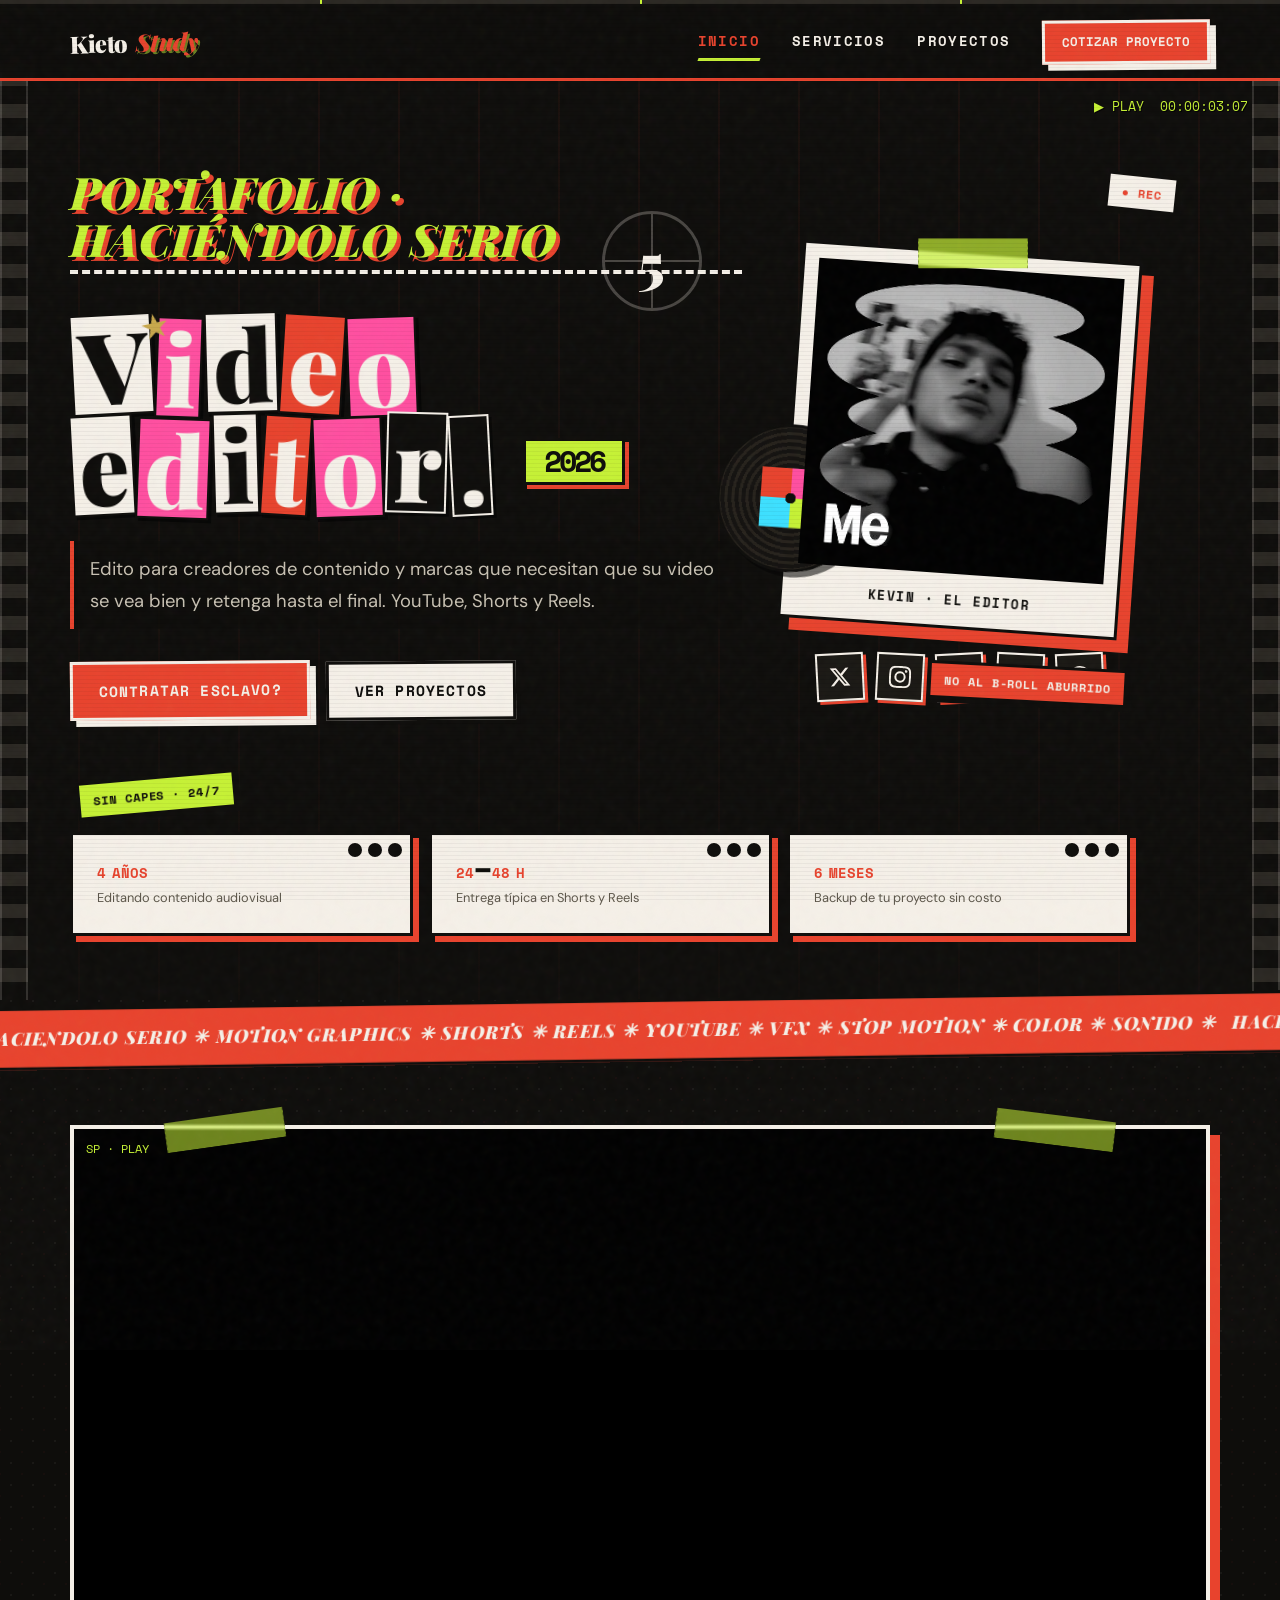
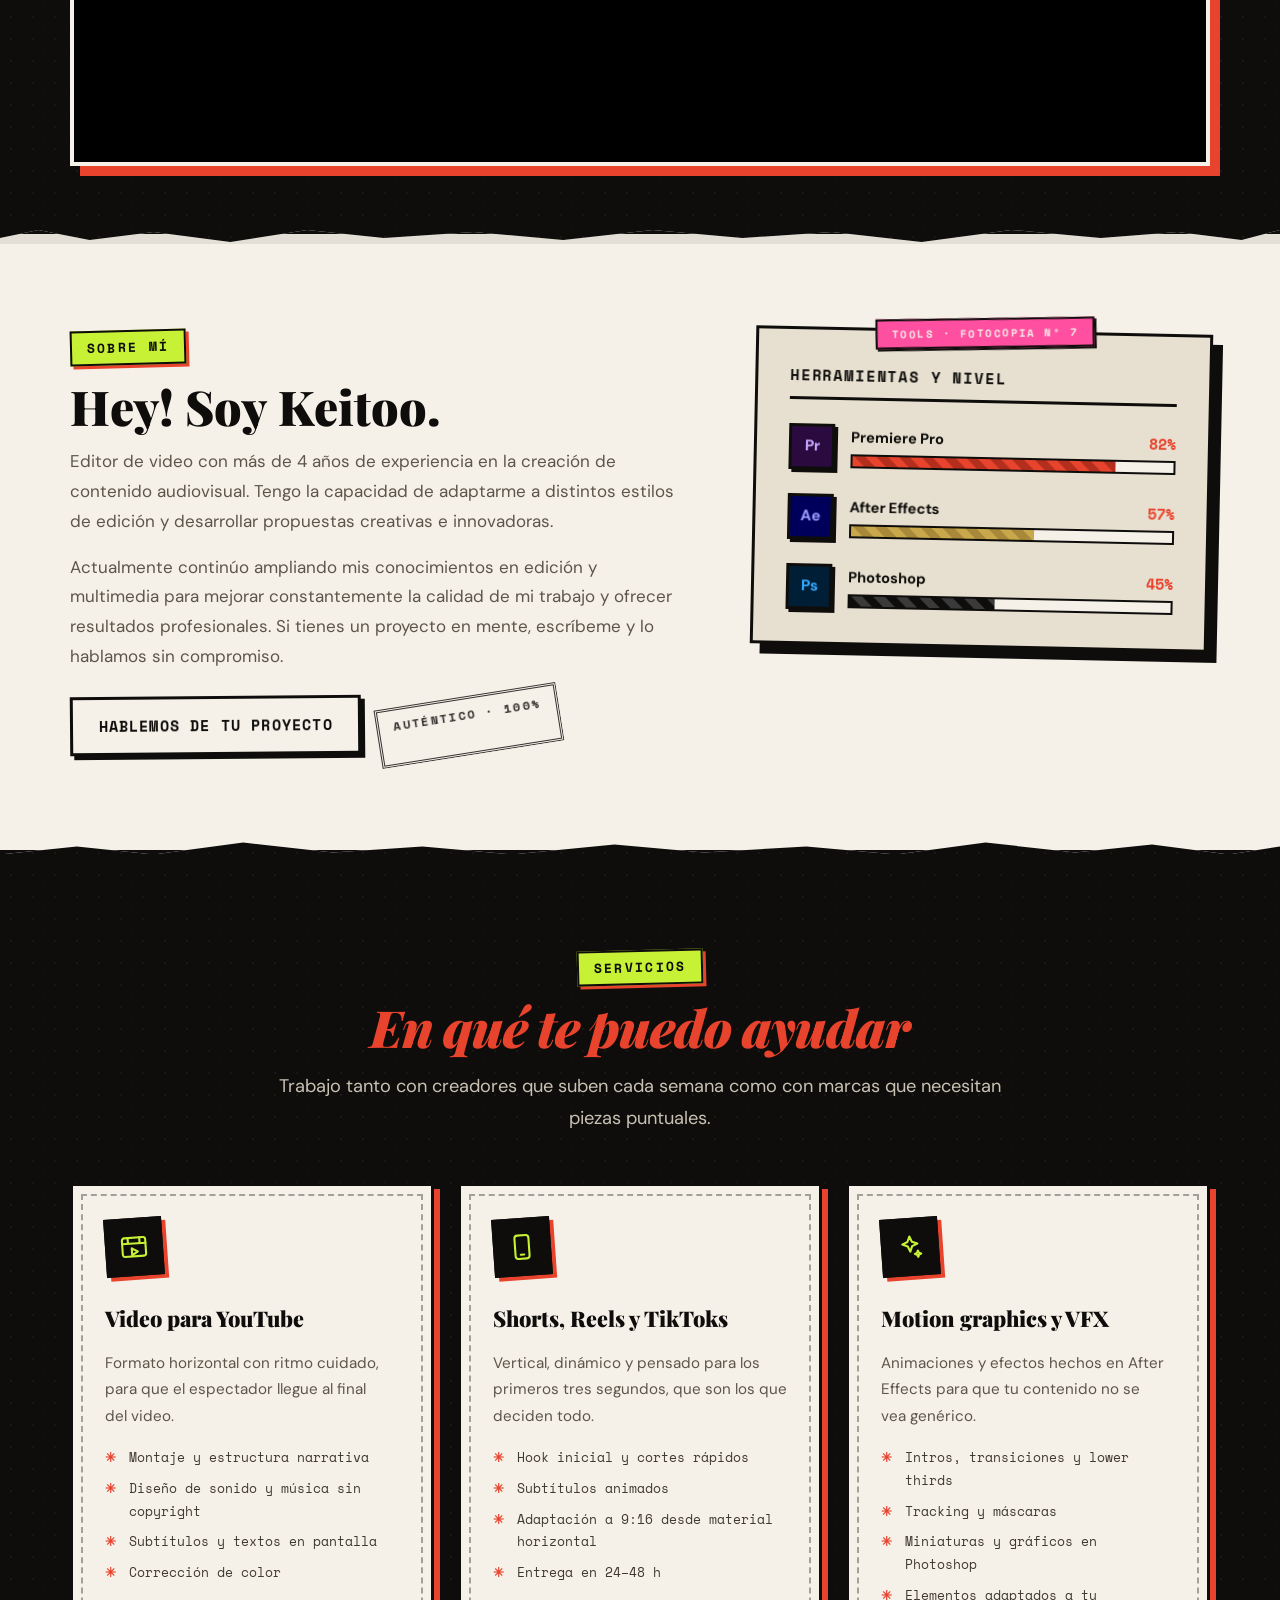
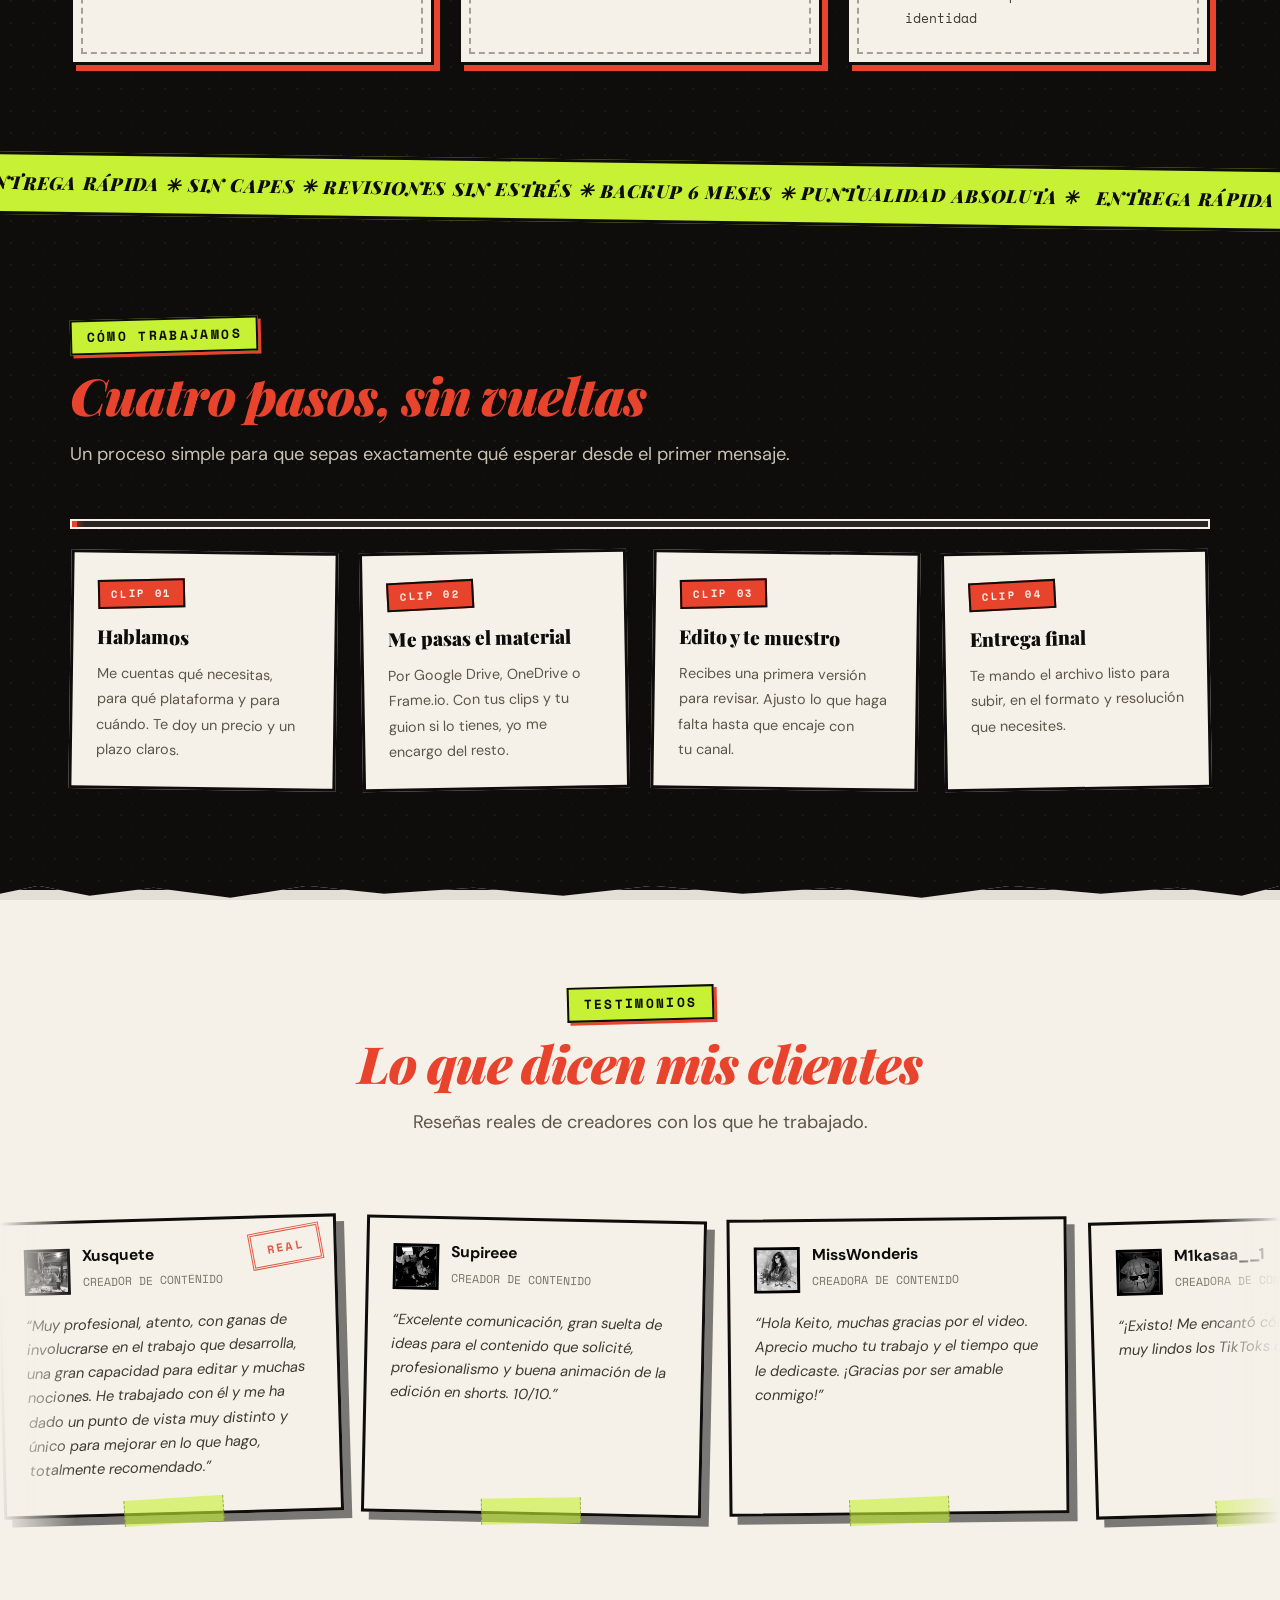
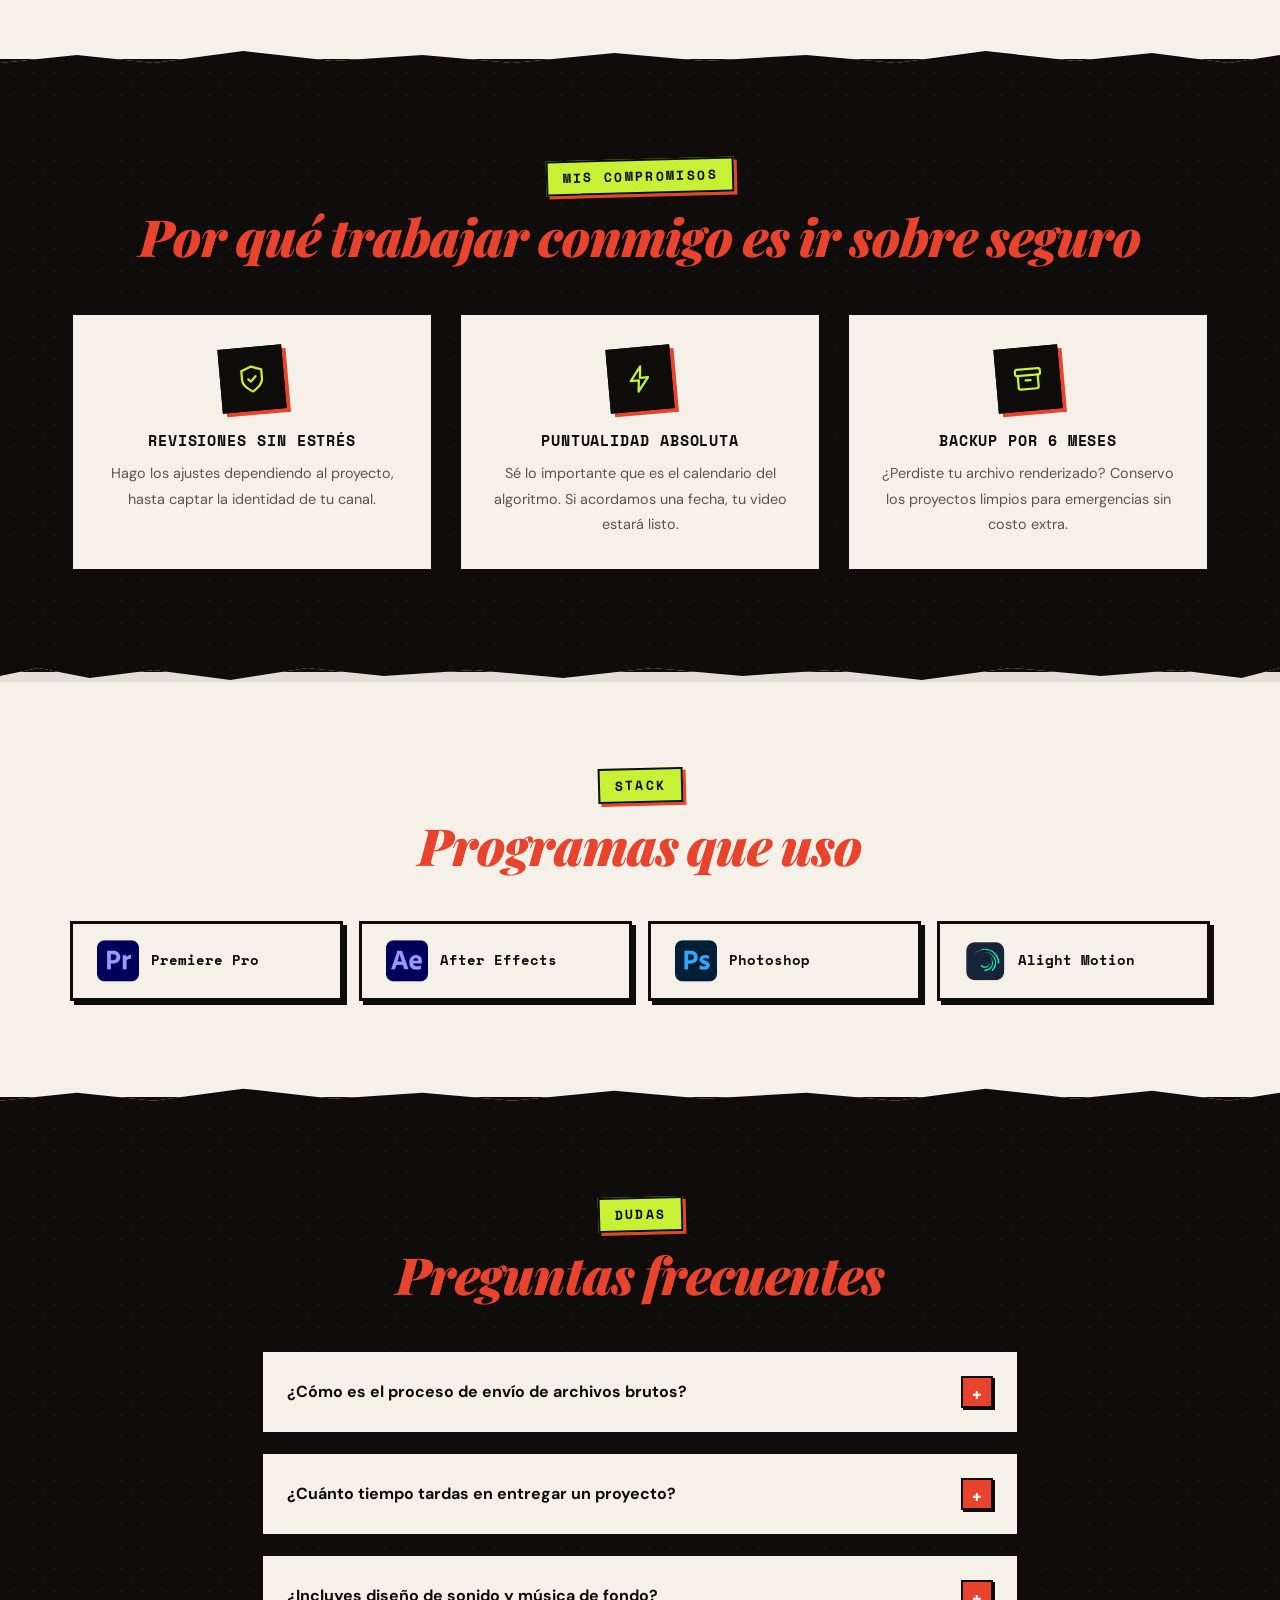
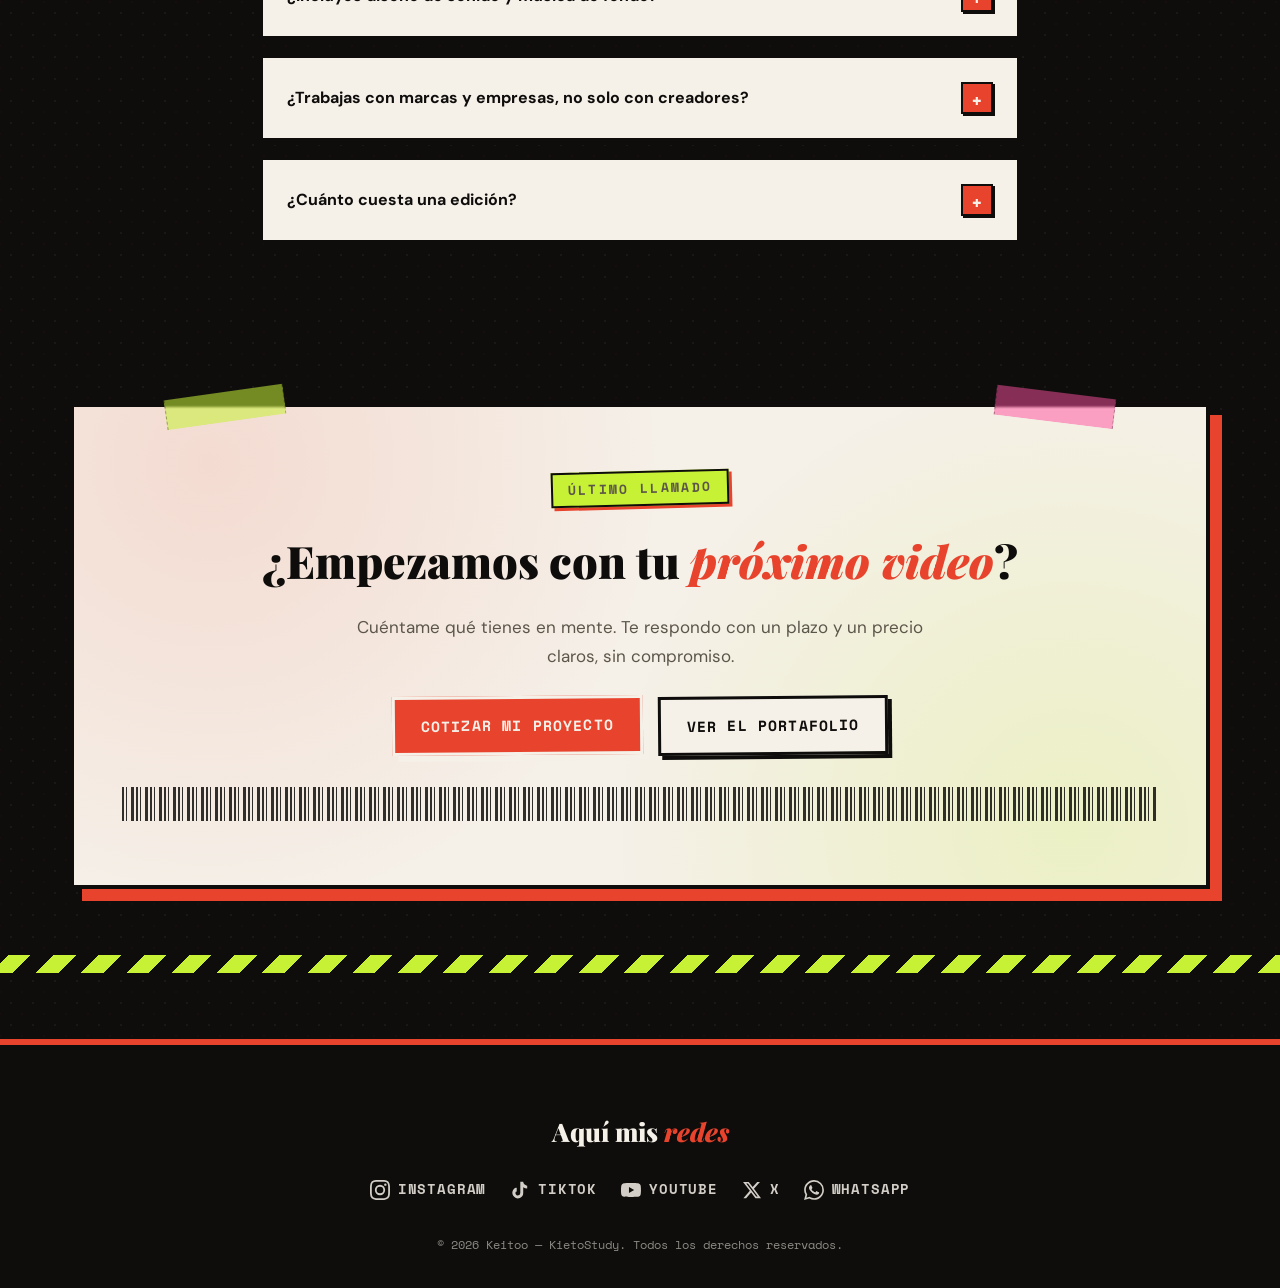
<file: index.html>
<!DOCTYPE html>
<html lang="es">

<head>
    <meta charset="UTF-8">
    <meta name="viewport" content="width=device-width, initial-scale=1.0">
    <title>Keitoo | Editor de Video para Creadores y Marcas</title>
    <meta name="description" content="Soy Keitoo, editor de video con más de 4 años de experiencia. Edición para YouTube, Shorts y Reels con Premiere Pro y After Effects. Mira mi portafolio y cotiza tu proyecto.">
    <meta name="author" content="Keitoo">
    <meta name="theme-color" content="#0E0D0B">
    <link rel="canonical" href="https://keiboot.github.io/">

    <!-- Rendimiento: conectar antes a los dominios externos -->
    <link rel="preconnect" href="https://fonts.googleapis.com">
    <link rel="preconnect" href="https://fonts.gstatic.com" crossorigin>
    <link rel="preconnect" href="https://www.youtube-nocookie.com">

    <link rel="stylesheet" href="style.css">
    <link rel="icon" href="data:image/svg+xml,%3Csvg%20xmlns='http://www.w3.org/2000/svg'%20viewBox='0%200%20100%20100'%3E%3Crect%20width='100'%20height='100'%20fill='%23E8432D'/%3E%3Ctext%20x='50'%20y='73'%20font-family='Georgia,serif'%20font-size='64'%20font-weight='bold'%20fill='%23F5F0E8'%20text-anchor='middle'%3EK%3C/text%3E%3C/svg%3E">

    <!-- Cómo se ve al compartir el enlace -->
    <meta property="og:site_name" content="KietoStudy">
    <meta property="og:title" content="Keitoo | Editor de Video para Creadores y Marcas">
    <meta property="og:description" content="Más de 4 años editando para YouTube, Shorts y Reels. Mira el portafolio y cotiza tu proyecto.">
    <meta property="og:image:width" content="1200">
    <meta property="og:image:height" content="630">
    <meta property="og:image" content="https://keiboot.github.io/assets/img/portada-compartir.jpg">
    <meta property="og:image:alt" content="Portada del portafolio de Keitoo, editor de video">
    <meta property="og:url" content="https://keiboot.github.io/">
    <meta property="og:type" content="website">
    <meta property="og:locale" content="es_ES">

    <meta name="twitter:card" content="summary_large_image">
    <meta name="twitter:title" content="Keitoo | Editor de Video para Creadores y Marcas">
    <meta name="twitter:description" content="Más de 4 años editando para YouTube, Shorts y Reels. Mira el portafolio y cotiza tu proyecto.">
    <meta name="twitter:image" content="https://keiboot.github.io/assets/img/portada-compartir.jpg">
    <meta name="twitter:creator" content="@kietoo_">

    <!-- Datos estructurados para Google -->
    <script type="application/ld+json">
    {
        "@context": "https://schema.org",
        "@type": "ProfessionalService",
        "name": "KietoStudy",
        "alternateName": "Keitoo",
        "description": "Servicio de edición de video para creadores de contenido y marcas: YouTube, Shorts y Reels.",
        "url": "https://keiboot.github.io/",
        "image": "https://keiboot.github.io/assets/img/portada-compartir.jpg",
        "priceRange": "$$",
        "areaServed": "Worldwide",
        "knowsLanguage": "es",
        "founder": {
            "@type": "Person",
            "name": "Keitoo",
            "jobTitle": "Editor de video",
            "sameAs": [
                "https://www.instagram.com/kietoobtx/",
                "https://www.youtube.com/@_Keitoo",
                "https://x.com/kietoo_",
                "https://www.tiktok.com/@__keitoo"
            ]
        },
        "makesOffer": [
            { "@type": "Offer", "itemOffered": { "@type": "Service", "name": "Edición de video para YouTube" } },
            { "@type": "Offer", "itemOffered": { "@type": "Service", "name": "Edición de Shorts y Reels" } },
            { "@type": "Offer", "itemOffered": { "@type": "Service", "name": "Motion graphics y VFX" } }
        ]
    }
    </script>
    <!-- Marca que hay JS: sin esto las animaciones no ocultan nada -->
    <script>document.documentElement.classList.add('js');</script>
</head>

<body>

    <a class="skip-link" href="#contenido">Saltar al contenido</a>

    <!-- Barra tipo "timeline" de scroll -->
    <div class="barra-timeline" aria-hidden="true">
        <div class="barra-timeline__relleno" data-timeline-scroll></div>
        <span class="barra-timeline__marca" style="left:25%"></span>
        <span class="barra-timeline__marca" style="left:50%"></span>
        <span class="barra-timeline__marca" style="left:75%"></span>
    </div>

    <header class="encabezado-sitio">
        <div class="nav-container">
            <a href="./" class="logo" aria-label="KietoStudy — Inicio">Kieto<span>Study</span></a>

            <button class="boton-menu" type="button" aria-expanded="false" aria-controls="nav-principal" aria-label="Abrir menú de navegación">
                <span></span><span></span><span></span>
            </button>

            <nav class="nav-principal" id="nav-principal" aria-label="Navegación principal">
                <a href="./index.html" aria-current="page">Inicio</a>
                <a href="./index.html#servicios">Servicios</a>
                <a href="proyectos/index.html">Proyectos</a>
                <a href="contacto/index.html" class="btn btn--primario btn--pequeno nav-cta">Cotizar proyecto</a>
            </nav>
        </div>
    </header>

    <main id="contenido">

        <!-- ============ HERO ============ -->
        <section class="hero">
            <div class="hero-decor" aria-hidden="true">
                <span class="sticker sticker--rec sm-wiggle">● REC</span>
                <span class="sticker sticker--acido sm-wiggle-delay">SIN CAPES · 24/7</span>
                <span class="sticker">★</span>
                <span class="sticker sticker--rojo sm-wiggle">NO AL B-ROLL ABURRIDO</span>
                <div class="contador-lider" data-leader>
                    <span class="contador-lider__numero" data-leader-num>8</span>
                </div>
            </div>

            <div class="vhs-osd" aria-hidden="true">
                <span class="vhs-osd__play">▶ PLAY</span>
                <span data-vhs-time>00:00:00:00</span>
            </div>

            <div class="container">
                <div class="hero-contenido">
                    <div class="hero-texto">

                        <p class="hero-grito sm-pop">Portafolio · Haciéndolo serio</p>

                        <h1 class="hero-titulo">
                            <span class="hero-titulo__linea">
                                <span data-ransom>Video</span>
                            </span>
                            <span class="hero-titulo__linea">
                                <span data-ransom>editor.</span>
                                <span class="rotulo-año">2026</span>
                            </span>
                        </h1>

                        <p class="hero-descripcion sm-pop">
                            Edito para creadores de contenido y marcas que necesitan que su video
                            se vea bien y retenga hasta el final. YouTube, Shorts y Reels.
                        </p>

                        <div class="hero-acciones sm-pop">
                            <a href="contacto/index.html" class="btn btn-glow">Contratar esclavo?</a>
                            <a href="proyectos/index.html" class="btn btn--secundario">Ver proyectos</a>
                        </div>
                    </div>

                    <div class="hero-lado">
                        <figure class="hero-retrato">
                            <span class="cinta cinta--retrato" aria-hidden="true"></span>
                            <span class="hero-vinilo" aria-hidden="true"></span>
                            <img src="assets/img/kevin.jpg"
                                 alt="Keitoo (Kevin), editor de video"
                                 width="500" height="500"
                                 fetchpriority="high" decoding="async">
                            <figcaption>Kevin · el editor</figcaption>
                        </figure>

                        <nav class="hero-redes" aria-label="Redes sociales de Keitoo">
                            <a class="hero-red" href="https://x.com/kietoo_" target="_blank" rel="noopener me" aria-label="X (Twitter)">
                                <svg viewBox="0 0 24 24" fill="currentColor" aria-hidden="true"><path d="M18.244 2.25h3.308l-7.227 8.26 8.502 11.24H16.17l-5.214-6.817L4.99 21.75H1.68l7.73-8.835L1.254 2.25H8.08l4.713 6.231zm-1.161 17.52h1.833L7.084 4.126H5.117z"/></svg>
                            </a>
                            <a class="hero-red" href="https://www.instagram.com/kietoobtx/" target="_blank" rel="noopener me" aria-label="Instagram">
                                <svg viewBox="0 0 24 24" fill="currentColor" aria-hidden="true"><path d="M12 2.163c3.204 0 3.584.012 4.85.07 3.252.148 4.771 1.691 4.919 4.919.058 1.265.069 1.645.069 4.849 0 3.205-.012 3.584-.069 4.849-.149 3.225-1.664 4.771-4.919 4.919-1.266.058-1.644.07-4.85.07-3.204 0-3.584-.012-4.849-.07-3.26-.149-4.771-1.699-4.919-4.92-.058-1.265-.07-1.644-.07-4.849 0-3.204.013-3.583.07-4.849.149-3.227 1.664-4.771 4.919-4.919 1.266-.057 1.645-.069 4.849-.069zM12 0C8.741 0 8.333.014 7.053.072 2.695.272.273 2.69.073 7.052.014 8.333 0 8.741 0 12c0 3.259.014 3.668.072 4.948.2 4.358 2.618 6.78 6.98 6.98C8.333 23.986 8.741 24 12 24c3.259 0 3.668-.014 4.948-.072 4.354-.2 6.782-2.618 6.979-6.98.059-1.28.073-1.689.073-4.948 0-3.259-.014-3.667-.072-4.947-.196-4.354-2.617-6.78-6.979-6.98C15.668.014 15.259 0 12 0zm0 5.838a6.162 6.162 0 1 0 0 12.324 6.162 6.162 0 0 0 0-12.324zM12 16a4 4 0 1 1 0-8 4 4 0 0 1 0 8zm6.406-11.845a1.44 1.44 0 1 0 0 2.881 1.44 1.44 0 0 0 0-2.881z"/></svg>
                            </a>
                            <a class="hero-red" href="https://www.tiktok.com/@__keitoo" target="_blank" rel="noopener me" aria-label="TikTok">
                                <svg viewBox="0 0 24 24" fill="currentColor" aria-hidden="true"><path d="M19.59 6.69a4.83 4.83 0 0 1-3.77-4.25V2h-3.45v13.67a2.89 2.89 0 0 1-2.89 2.89 2.89 2.89 0 0 1-2.31-4.64 2.93 2.93 0 0 1 .88.13V9.4a6.84 6.84 0 0 0-1-.05A6.33 6.33 0 0 0 5 20.1a6.34 6.34 0 0 0 10.86-4.43v-7a8.16 8.16 0 0 0 4.77 1.52v-3.4a4.85 4.85 0 0 1-1-.1z"/></svg>
                            </a>
                            <a class="hero-red" href="https://www.youtube.com/@_Keitoo" target="_blank" rel="noopener me" aria-label="YouTube">
                                <svg viewBox="0 0 24 24" fill="currentColor" aria-hidden="true"><path d="M23.498 6.186a3.016 3.016 0 0 0-2.122-2.136C19.505 3.545 12 3.545 12 3.545s-7.505 0-9.377.505A3.017 3.017 0 0 0 .502 6.186C0 8.07 0 12 0 12s0 3.93.502 5.814a3.016 3.016 0 0 0 2.122 2.136c1.871.505 9.376.505 9.376.505s7.505 0 9.377-.505a3.015 3.015 0 0 0 2.122-2.136C24 15.93 24 12 24 12s0-3.93-.502-5.814zM9.545 15.568V8.432L15.818 12z"/></svg>
                            </a>
                            <a class="hero-red hero-red--wa" href="https://wa.me/kietoobtx" target="_blank" rel="noopener me" aria-label="WhatsApp">
                                <svg viewBox="0 0 24 24" fill="currentColor" aria-hidden="true"><path d="M17.472 14.382c-.297-.149-1.758-.867-2.03-.967-.273-.099-.471-.148-.67.15-.197.297-.767.966-.94 1.164-.173.199-.347.223-.644.075-.297-.15-1.255-.463-2.39-1.475-.883-.788-1.48-1.761-1.653-2.059-.173-.297-.018-.458.13-.606.134-.133.298-.347.446-.52.149-.174.198-.298.298-.497.099-.198.05-.371-.025-.52-.075-.149-.669-1.612-.916-2.207-.242-.579-.487-.5-.669-.51-.173-.008-.371-.01-.57-.01-.198 0-.52.074-.792.372-.272.297-1.04 1.016-1.04 2.479 0 1.462 1.065 2.875 1.213 3.074.149.198 2.096 3.2 5.077 4.487.709.306 1.262.489 1.694.625.712.227 1.36.195 1.871.118.571-.085 1.758-.719 2.006-1.413.248-.694.248-1.289.173-1.413-.074-.124-.272-.198-.57-.347m-5.421 7.403h-.004a9.87 9.87 0 01-5.031-1.378l-.361-.214-3.741.982.998-3.648-.235-.374a9.86 9.86 0 01-1.51-5.26c.001-5.45 4.436-9.884 9.888-9.884 2.64 0 5.122 1.03 6.988 2.898a9.825 9.825 0 012.893 6.994c-.003 5.45-4.437 9.884-9.885 9.884m8.413-18.297A11.815 11.815 0 0012.05 0C5.495 0 .16 5.335.157 11.892c0 2.096.547 4.142 1.588 5.945L.057 24l6.305-1.654a11.882 11.882 0 005.683 1.448h.005c6.554 0 11.89-5.335 11.893-11.893a11.821 11.821 0 00-3.48-8.413z"/></svg>
                            </a>
                        </nav>
                    </div>

                    <dl class="hero-metricas">
                        <div class="sm-pop">
                            <dt class="metrica-valor"><span data-contador="4">0</span> <span>años</span></dt>
                            <dd class="metrica-etiqueta">Editando contenido audiovisual</dd>
                        </div>
                        <div class="sm-pop">
                            <dt class="metrica-valor"><span data-contador="24">0</span>–<span data-contador="48">0</span> <span>h</span></dt>
                            <dd class="metrica-etiqueta">Entrega típica en Shorts y Reels</dd>
                        </div>
                        <div class="sm-pop">
                            <dt class="metrica-valor"><span data-contador="6">0</span> <span>meses</span></dt>
                            <dd class="metrica-etiqueta">Backup de tu proyecto sin costo</dd>
                        </div>
                    </dl>
                </div>
            </div>
        </section>

        <!-- ============ MARQUEE ============ -->
        <div class="marquesina" aria-hidden="true">
            <div class="marquesina__pista">
                <span>HACIENDOLO SERIO ✳ MOTION GRAPHICS ✳ SHORTS ✳ REELS ✳ YOUTUBE ✳ VFX ✳ STOP MOTION ✳ COLOR ✳ SONIDO ✳ </span>
                <span>HACIENDOLO SERIO ✳ MOTION GRAPHICS ✳ SHORTS ✳ REELS ✳ YOUTUBE ✳ VFX ✳ STOP MOTION ✳ COLOR ✳ SONIDO ✳ </span>
            </div>
        </div>

        <!-- ============ SHOWREEL ============ -->
        <section class="seccion--compacta" aria-labelledby="titulo-showreel">
            <div class="container">
                <h2 id="titulo-showreel" class="sr-only">Video de presentación</h2>
                <div class="video-presentacion revelar">
                    <span class="cinta cinta--sup-izq" aria-hidden="true"></span>
                    <span class="cinta cinta--sup-der" aria-hidden="true"></span>
                    <iframe
                        src="https://www.youtube-nocookie.com/embed/FsHG9Mp_J8g?rel=0&modestbranding=1"
                        title="Showreel de Keitoo — editor de video"
                        loading="lazy"
                        allow="accelerometer; clipboard-write; encrypted-media; gyroscope; picture-in-picture; web-share"
                        referrerpolicy="strict-origin-when-cross-origin"
                        allowfullscreen></iframe>
                </div>
            </div>
        </section>

        <!-- ============ SOBRE MÍ + HABILIDADES ============ -->
        <section class="seccion seccion--alt" id="sobre-mi" aria-labelledby="titulo-sobre-mi">
            <div class="container">
                <div class="bloque-presentacion revelar">
                    <div>
                        <p class="etiqueta-seccion">Sobre mí</p>
                        <h2 id="titulo-sobre-mi" class="presentacion-saludo titulo-kinetico" data-kinetico>Hey! Soy Keitoo.</h2>
                        <p class="presentacion-descripcion">
                            Editor de video con más de 4 años de experiencia en la creación de contenido
                            audiovisual. Tengo la capacidad de adaptarme a distintos estilos de edición y
                            desarrollar propuestas creativas e innovadoras.
                        </p>
                        <p class="presentacion-descripcion">
                            Actualmente continúo ampliando mis conocimientos en edición y multimedia para
                            mejorar constantemente la calidad de mi trabajo y ofrecer resultados profesionales.
                            Si tienes un proyecto en mente, escríbeme y lo hablamos sin compromiso.
                        </p>
                        <div class="grupo-botones">
                            <a href="contacto/index.html" class="btn btn--secundario">Hablemos de tu proyecto</a>
                            <span class="sello sello--tinta" aria-hidden="true">Auténtico · 100%</span>
                        </div>
                    </div>

                    <div class="tarjeta-habilidades">
                        <h3>Herramientas y nivel</h3>
                        <div class="habilidades-contenedor">
                            <div class="habilidad-item">
                                <div class="habilidad-icono icono-pr" aria-hidden="true">Pr</div>
                                <div class="habilidad-info">
                                    <div class="habilidad-nombre-fila">
                                        <span class="habilidad-nombre">Premiere Pro</span>
                                        <span class="habilidad-porcentaje">82%</span>
                                    </div>
                                    <div class="habilidad-barra-fondo" role="img" aria-label="Premiere Pro: 82 por ciento">
                                        <div class="habilidad-barra-progreso barra-pr" data-ancho="82%"></div>
                                    </div>
                                </div>
                            </div>

                            <div class="habilidad-item">
                                <div class="habilidad-icono icono-ae" aria-hidden="true">Ae</div>
                                <div class="habilidad-info">
                                    <div class="habilidad-nombre-fila">
                                        <span class="habilidad-nombre">After Effects</span>
                                        <span class="habilidad-porcentaje">57%</span>
                                    </div>
                                    <div class="habilidad-barra-fondo" role="img" aria-label="After Effects: 57 por ciento">
                                        <div class="habilidad-barra-progreso barra-ae" data-ancho="57%"></div>
                                    </div>
                                </div>
                            </div>

                            <div class="habilidad-item">
                                <div class="habilidad-icono icono-ps" aria-hidden="true">Ps</div>
                                <div class="habilidad-info">
                                    <div class="habilidad-nombre-fila">
                                        <span class="habilidad-nombre">Photoshop</span>
                                        <span class="habilidad-porcentaje">45%</span>
                                    </div>
                                    <div class="habilidad-barra-fondo" role="img" aria-label="Photoshop: 45 por ciento">
                                        <div class="habilidad-barra-progreso barra-ps" data-ancho="45%"></div>
                                    </div>
                                </div>
                            </div>
                        </div>
                    </div>
                </div>
            </div>
        </section>

        <!-- ============ SERVICIOS ============ -->
        <section class="seccion" id="servicios" aria-labelledby="titulo-servicios">
            <div class="container">
                <div class="encabezado-seccion encabezado-seccion--centrado revelar">
                    <p class="etiqueta-seccion">Servicios</p>
                    <h2 id="titulo-servicios" class="titulo-seccion titulo-kinetico" data-kinetico data-glitch>En qué te puedo ayudar</h2>
                    <p class="subtitulo-seccion">
                        Trabajo tanto con creadores que suben cada semana como con marcas
                        que necesitan piezas puntuales.
                    </p>
                </div>

                <div class="servicios-grid">
                    <article class="servicio-card revelar sm-tilt-a">
                        <div class="servicio-icono" aria-hidden="true">
                            <svg viewBox="0 0 24 24" fill="none" stroke="currentColor" stroke-width="1.8" stroke-linecap="round" stroke-linejoin="round">
                                <rect x="2" y="4" width="20" height="16" rx="2"></rect>
                                <path d="M2 9h20M7 4v5M17 4v5"></path>
                                <path d="m10 13 5 3-5 3z"></path>
                            </svg>
                        </div>
                        <h3>Video para YouTube</h3>
                        <p>Formato horizontal con ritmo cuidado, para que el espectador llegue al final del video.</p>
                        <ul class="servicio-lista">
                            <li>Montaje y estructura narrativa</li>
                            <li>Diseño de sonido y música sin copyright</li>
                            <li>Subtítulos y textos en pantalla</li>
                            <li>Corrección de color</li>
                        </ul>
                    </article>

                    <article class="servicio-card revelar sm-tilt-b">
                        <div class="servicio-icono" aria-hidden="true">
                            <svg viewBox="0 0 24 24" fill="none" stroke="currentColor" stroke-width="1.8" stroke-linecap="round" stroke-linejoin="round">
                                <rect x="6" y="2" width="12" height="20" rx="2.5"></rect>
                                <path d="M10.5 18.5h3"></path>
                            </svg>
                        </div>
                        <h3>Shorts, Reels y TikToks</h3>
                        <p>Vertical, dinámico y pensado para los primeros tres segundos, que son los que deciden todo.</p>
                        <ul class="servicio-lista">
                            <li>Hook inicial y cortes rápidos</li>
                            <li>Subtítulos animados</li>
                            <li>Adaptación a 9:16 desde material horizontal</li>
                            <li>Entrega en 24–48 h</li>
                        </ul>
                    </article>

                    <article class="servicio-card revelar sm-tilt-c">
                        <div class="servicio-icono" aria-hidden="true">
                            <svg viewBox="0 0 24 24" fill="none" stroke="currentColor" stroke-width="1.8" stroke-linecap="round" stroke-linejoin="round">
                                <path d="m12 3 1.9 4.6 4.6 1.9-4.6 1.9L12 16l-1.9-4.6L5.5 9.5l4.6-1.9z"></path>
                                <path d="M18.5 15.5l.8 1.9 1.9.8-1.9.8-.8 1.9-.8-1.9-1.9-.8 1.9-.8z"></path>
                            </svg>
                        </div>
                        <h3>Motion graphics y VFX</h3>
                        <p>Animaciones y efectos hechos en After Effects para que tu contenido no se vea genérico.</p>
                        <ul class="servicio-lista">
                            <li>Intros, transiciones y lower thirds</li>
                            <li>Tracking y máscaras</li>
                            <li>Miniaturas y gráficos en Photoshop</li>
                            <li>Elementos adaptados a tu identidad</li>
                        </ul>
                    </article>
                </div>
            </div>
        </section>

        <!-- ============ MARQUEE INVERTIDA ============ -->
        <div class="marquesina marquesina--invertida" aria-hidden="true">
            <div class="marquesina__pista">
                <span>ENTREGA RÁPIDA ✳ SIN CAPES ✳ REVISIONES SIN ESTRÉS ✳ BACKUP 6 MESES ✳ PUNTUALIDAD ABSOLUTA ✳ </span>
                <span>ENTREGA RÁPIDA ✳ SIN CAPES ✳ REVISIONES SIN ESTRÉS ✳ BACKUP 6 MESES ✳ PUNTUALIDAD ABSOLUTA ✳ </span>
            </div>
        </div>

        <!-- ============ PROCESO ============ -->
        <section class="seccion" id="proceso" aria-labelledby="titulo-proceso">
            <div class="container">
                <div class="encabezado-seccion revelar">
                    <p class="etiqueta-seccion">Cómo trabajamos</p>
                    <h2 id="titulo-proceso" class="titulo-seccion titulo-kinetico" data-kinetico>Cuatro pasos, sin vueltas</h2>
                    <p class="subtitulo-seccion">
                        Un proceso simple para que sepas exactamente qué esperar desde el primer mensaje.
                    </p>
                </div>

                <div class="proceso-timeline revelar">
                    <div class="proceso-rail" aria-hidden="true"><span class="proceso-playhead"></span></div>
                    <article class="proceso-paso">
                        <span class="proceso-clip">CLIP 01</span>
                        <h3>Hablamos</h3>
                        <p>Me cuentas qué necesitas, para qué plataforma y para cuándo. Te doy un precio y un plazo claros.</p>
                    </article>
                    <article class="proceso-paso">
                        <span class="proceso-clip">CLIP 02</span>
                        <h3>Me pasas el material</h3>
                        <p>Por Google Drive, OneDrive o Frame.io. Con tus clips y tu guion si lo tienes, yo me encargo del resto.</p>
                    </article>
                    <article class="proceso-paso">
                        <span class="proceso-clip">CLIP 03</span>
                        <h3>Edito y te muestro</h3>
                        <p>Recibes una primera versión para revisar. Ajusto lo que haga falta hasta que encaje con tu canal.</p>
                    </article>
                    <article class="proceso-paso">
                        <span class="proceso-clip">CLIP 04</span>
                        <h3>Entrega final</h3>
                        <p>Te mando el archivo listo para subir, en el formato y resolución que necesites.</p>
                    </article>
                </div>
            </div>
        </section>

        <!-- ============ TESTIMONIOS ============ -->
        <section class="seccion seccion--alt" id="testimonios" aria-labelledby="titulo-testimonios">
            <div class="container">
                <div class="encabezado-seccion encabezado-seccion--centrado revelar">
                    <p class="etiqueta-seccion">Testimonios</p>
                    <h2 id="titulo-testimonios" class="titulo-seccion titulo-kinetico" data-kinetico>Lo que dicen mis clientes</h2>
                    <p class="subtitulo-seccion">Reseñas reales de creadores con los que he trabajado.</p>
                </div>
            </div>

            <div class="carousel-wrapper">
                <div class="carousel-track">
                    <!-- Set 1 -->
                    <figure class="testimonio-card rot-a">
                        <span class="sello" style="position:absolute; top:10px; right:12px;" aria-hidden="true">Real</span>
                        <figcaption class="perfil-testimonio">
                            <img src="assets/img/cliente-xusquete.jpg" alt="" width="46" height="46" loading="lazy" decoding="async">
                            <div class="perfil-info">
                                <h3>Xusquete</h3>
                                <span>Creador de contenido</span>
                            </div>
                        </figcaption>
                        <blockquote class="comentario">“Muy profesional, atento, con ganas de involucrarse en el trabajo que desarrolla, una gran capacidad para editar y muchas nociones. He trabajado con él y me ha dado un punto de vista muy distinto y único para mejorar en lo que hago, totalmente recomendado.”</blockquote>
                    </figure>

                    <figure class="testimonio-card rot-b">
                        <figcaption class="perfil-testimonio">
                            <img src="assets/img/cliente-supireee.jpg" alt="" width="46" height="46" loading="lazy" decoding="async">
                            <div class="perfil-info">
                                <h3>Supireee</h3>
                                <span>Creador de contenido</span>
                            </div>
                        </figcaption>
                        <blockquote class="comentario">“Excelente comunicación, gran suelta de ideas para el contenido que solicité, profesionalismo y buena animación de la edición en shorts. 10/10.”</blockquote>
                    </figure>

                    <figure class="testimonio-card rot-c">
                        <figcaption class="perfil-testimonio">
                            <img src="assets/img/cliente-misswonderis.jpg" alt="" width="46" height="46" loading="lazy" decoding="async">
                            <div class="perfil-info">
                                <h3>MissWonderis</h3>
                                <span>Creadora de contenido</span>
                            </div>
                        </figcaption>
                        <blockquote class="comentario">“Hola Keito, muchas gracias por el video. Aprecio mucho tu trabajo y el tiempo que le dedicaste. ¡Gracias por ser amable conmigo!”</blockquote>
                    </figure>

                    <figure class="testimonio-card rot-a">
                        <figcaption class="perfil-testimonio">
                            <img src="assets/img/cliente-m1kasaa.jpg" alt="" width="46" height="46" loading="lazy" decoding="async">
                            <div class="perfil-info">
                                <h3>M1kasaa__1</h3>
                                <span>Creadora de contenido</span>
                            </div>
                        </figcaption>
                        <blockquote class="comentario">“¡Existo! Me encantó cómo quedó, están muy lindos los TikToks que te mandé.”</blockquote>
                    </figure>

                    <figure class="testimonio-card rot-b">
                        <figcaption class="perfil-testimonio">
                            <img src="assets/img/cliente-soarinngchu.jpg" alt="" width="46" height="46" loading="lazy" decoding="async">
                            <div class="perfil-info">
                                <h3>soarinngchu</h3>
                                <span>Creador de contenido</span>
                            </div>
                        </figcaption>
                        <blockquote class="comentario">“Es un tilín muy trabajador, gracias por el video que te encargué.”</blockquote>
                    </figure>

                    <!-- Set 2: copia exacta para el bucle infinito (oculta a lectores de pantalla) -->
                    <figure class="testimonio-card rot-a" aria-hidden="true">
                        <figcaption class="perfil-testimonio">
                            <img src="assets/img/cliente-xusquete.jpg" alt="" width="46" height="46" loading="lazy" decoding="async">
                            <div class="perfil-info">
                                <h3>Xusquete</h3>
                                <span>Creador de contenido</span>
                            </div>
                        </figcaption>
                        <blockquote class="comentario">“Muy profesional, atento, con ganas de involucrarse en el trabajo que desarrolla, una gran capacidad para editar y muchas nociones. He trabajado con él y me ha dado un punto de vista muy distinto y único para mejorar en lo que hago, totalmente recomendado.”</blockquote>
                    </figure>

                    <figure class="testimonio-card rot-b" aria-hidden="true">
                        <figcaption class="perfil-testimonio">
                            <img src="assets/img/cliente-supireee.jpg" alt="" width="46" height="46" loading="lazy" decoding="async">
                            <div class="perfil-info">
                                <h3>Supireee</h3>
                                <span>Creador de contenido</span>
                            </div>
                        </figcaption>
                        <blockquote class="comentario">“Excelente comunicación, gran suelta de ideas para el contenido que solicité, profesionalismo y buena animación de la edición en shorts. 10/10.”</blockquote>
                    </figure>

                    <figure class="testimonio-card rot-c" aria-hidden="true">
                        <figcaption class="perfil-testimonio">
                            <img src="assets/img/cliente-misswonderis.jpg" alt="" width="46" height="46" loading="lazy" decoding="async">
                            <div class="perfil-info">
                                <h3>MissWonderis</h3>
                                <span>Creadora de contenido</span>
                            </div>
                        </figcaption>
                        <blockquote class="comentario">“Hola Keito, muchas gracias por el video. Aprecio mucho tu trabajo y el tiempo que le dedicaste. ¡Gracias por ser amable conmigo!”</blockquote>
                    </figure>

                    <figure class="testimonio-card rot-a" aria-hidden="true">
                        <figcaption class="perfil-testimonio">
                            <img src="assets/img/cliente-m1kasaa.jpg" alt="" width="46" height="46" loading="lazy" decoding="async">
                            <div class="perfil-info">
                                <h3>M1kasaa__1</h3>
                                <span>Creadora de contenido</span>
                            </div>
                        </figcaption>
                        <blockquote class="comentario">“¡Existo! Me encantó cómo quedó, están muy lindos los TikToks que te mandé.”</blockquote>
                    </figure>

                    <figure class="testimonio-card rot-b" aria-hidden="true">
                        <figcaption class="perfil-testimonio">
                            <img src="assets/img/cliente-soarinngchu.jpg" alt="" width="46" height="46" loading="lazy" decoding="async">
                            <div class="perfil-info">
                                <h3>soarinngchu</h3>
                                <span>Creador de contenido</span>
                            </div>
                        </figcaption>
                        <blockquote class="comentario">“Es un tilín muy trabajador, gracias por el video que te encargué.”</blockquote>
                    </figure>
                </div>
            </div>
        </section>

        <!-- ============ GARANTÍAS ============ -->
        <section class="seccion" id="garantias" aria-labelledby="titulo-garantias">
            <div class="container">
                <div class="encabezado-seccion encabezado-seccion--centrado revelar">
                    <p class="etiqueta-seccion">Mis compromisos</p>
                    <h2 id="titulo-garantias" class="titulo-seccion titulo-kinetico" data-kinetico>Por qué trabajar conmigo es ir sobre seguro</h2>
                </div>

                <div class="garantias-grid">
                    <article class="garantia-card revelar sm-tilt-a">
                        <div class="garantia-icono" aria-hidden="true">
                            <svg viewBox="0 0 24 24" fill="none" stroke="currentColor" stroke-width="1.8" stroke-linecap="round" stroke-linejoin="round">
                                <path d="M12 22s8-4 8-10V5l-8-3-8 3v7c0 6 8 10 8 10z"></path>
                                <path d="m9 12 2 2 4-4"></path>
                            </svg>
                        </div>
                        <h3>REVISIONES sin estrés</h3>
                        <p>Hago los ajustes dependiendo al proyecto, hasta captar la identidad de tu canal.</p>
                    </article>

                    <article class="garantia-card revelar sm-tilt-b">
                        <div class="garantia-icono" aria-hidden="true">
                            <svg viewBox="0 0 24 24" fill="none" stroke="currentColor" stroke-width="1.8" stroke-linecap="round" stroke-linejoin="round">
                                <path d="M13 2 4.5 13H11l-1 9 8.5-11H12z"></path>
                            </svg>
                        </div>
                        <h3>Puntualidad ABSOLUTA</h3>
                        <p>Sé lo importante que es el calendario del algoritmo. Si acordamos una fecha, tu video estará listo.</p>
                    </article>

                    <article class="garantia-card revelar sm-tilt-c">
                        <div class="garantia-icono" aria-hidden="true">
                            <svg viewBox="0 0 24 24" fill="none" stroke="currentColor" stroke-width="1.8" stroke-linecap="round" stroke-linejoin="round">
                                <rect x="2" y="4" width="20" height="5" rx="1.5"></rect>
                                <path d="M4 9v9.5A1.5 1.5 0 0 0 5.5 20h13a1.5 1.5 0 0 0 1.5-1.5V9"></path>
                                <path d="M10 13h4"></path>
                            </svg>
                        </div>
                        <h3>BACKUP por 6 meses</h3>
                        <p>¿Perdiste tu archivo renderizado? Conservo los proyectos limpios para emergencias sin costo extra.</p>
                    </article>
                </div>
            </div>
        </section>

        <!-- ============ PROGRAMAS ============ -->
        <section class="seccion seccion--alt" id="programas" aria-labelledby="titulo-programas">
            <div class="container">
                <div class="encabezado-seccion encabezado-seccion--centrado revelar">
                    <p class="etiqueta-seccion">Stack</p>
                    <h2 id="titulo-programas" class="titulo-seccion titulo-kinetico" data-kinetico>Programas que uso</h2>
                </div>

                <div class="clientes-grid revelar">
                    <a href="https://www.adobe.com/es/products/premiere.html" class="cliente-item" target="_blank" rel="noopener">
                        <img src="assets/img/logo-premiere-pro.png" alt="" width="42" height="42" loading="lazy" decoding="async">
                        <span>Premiere Pro</span>
                    </a>
                    <a href="https://www.adobe.com/es/products/aftereffects.html" class="cliente-item" target="_blank" rel="noopener">
                        <img src="assets/img/logo-after-effects.png" alt="" width="42" height="42" loading="lazy" decoding="async">
                        <span>After Effects</span>
                    </a>
                    <a href="https://www.adobe.com/es/products/photoshop.html" class="cliente-item" target="_blank" rel="noopener">
                        <img src="assets/img/logo-photoshop.png" alt="" width="42" height="42" loading="lazy" decoding="async">
                        <span>Photoshop</span>
                    </a>
                    <a href="https://alightmotion.com/" class="cliente-item" target="_blank" rel="noopener">
                        <img src="assets/img/logo-alight-motion.png" alt="" width="42" height="42" loading="lazy" decoding="async">
                        <span>Alight Motion</span>
                    </a>
                </div>
            </div>
        </section>

        <!-- ============ FAQ ============ -->
        <section class="seccion" id="faq" aria-labelledby="titulo-faq">
            <div class="container">
                <div class="encabezado-seccion encabezado-seccion--centrado revelar">
                    <p class="etiqueta-seccion">Dudas</p>
                    <h2 id="titulo-faq" class="titulo-seccion titulo-kinetico" data-kinetico>Preguntas frecuentes</h2>
                </div>

                <div class="faq-lista revelar">
                    <div class="faq-item">
                        <button class="faq-question" type="button" aria-expanded="false" aria-controls="faq-1" id="faq-btn-1">
                            ¿Cómo es el proceso de envío de archivos brutos?
                            <span class="faq-toggle-icono" aria-hidden="true">+</span>
                        </button>
                        <div class="faq-answer" id="faq-1" role="region" aria-labelledby="faq-btn-1">
                            <p>Utilizaremos plataformas seguras de alta velocidad como Google Drive, OneDrive o Frame.io. Me pasas el enlace con tus clips organizados, tu guion (si tienes) y yo me encargo del resto.</p>
                        </div>
                    </div>

                    <div class="faq-item">
                        <button class="faq-question" type="button" aria-expanded="false" aria-controls="faq-2" id="faq-btn-2">
                            ¿Cuánto tiempo tardas en entregar un proyecto?
                            <span class="faq-toggle-icono" aria-hidden="true">+</span>
                        </button>
                        <div class="faq-answer" id="faq-2" role="region" aria-labelledby="faq-btn-2">
                            <p>Para formatos cortos (Reels, TikToks, Shorts), la entrega suele ser de 24 a 48 horas. Para videos de YouTube de formato largo (10–15 minutos), el plazo promedio es de 3 a 5 días laborables dependiendo de la complejidad.</p>
                        </div>
                    </div>

                    <div class="faq-item">
                        <button class="faq-question" type="button" aria-expanded="false" aria-controls="faq-3" id="faq-btn-3">
                            ¿Incluyes diseño de sonido y música de fondo?
                            <span class="faq-toggle-icono" aria-hidden="true">+</span>
                        </button>
                        <div class="faq-answer" id="faq-3" role="region" aria-labelledby="faq-btn-3">
                            <p>Sí, absolutamente. Hago un diseño de sonido completo que incluye efectos de impacto, transiciones auditivas y música de fondo sincronizada libre de reclamos por derechos de autor (Copyright Free).</p>
                        </div>
                    </div>

                    <div class="faq-item">
                        <button class="faq-question" type="button" aria-expanded="false" aria-controls="faq-4" id="faq-btn-4">
                            ¿Trabajas con marcas y empresas, no solo con creadores?
                            <span class="faq-toggle-icono" aria-hidden="true">+</span>
                        </button>
                        <div class="faq-answer" id="faq-4" role="region" aria-labelledby="faq-btn-4">
                            <p>Sí. Además de creadores de contenido, trabajo con marcas que necesitan piezas para redes, contenido de producto o adaptaciones de un mismo video a varios formatos. Escríbeme contándome el alcance y te preparo una propuesta.</p>
                        </div>
                    </div>

                    <div class="faq-item">
                        <button class="faq-question" type="button" aria-expanded="false" aria-controls="faq-5" id="faq-btn-5">
                            ¿Cuánto cuesta una edición?
                            <span class="faq-toggle-icono" aria-hidden="true">+</span>
                        </button>
                        <div class="faq-answer" id="faq-5" role="region" aria-labelledby="faq-btn-5">
                        <p>Depende de la duración, el formato y la cantidad de "efectos". Cuéntame qué necesitas por el formulario de contacto, escríbeme por X o por WhatsApp y te paso un presupuesto cerrado antes de empezar, sin sorpresas.</p>
                        </div>
                    </div>
                </div>
            </div>
        </section>

        <!-- ============ CTA FINAL ============ -->
        <section class="seccion--compacta" aria-labelledby="titulo-cta">
            <div class="container">
                <div class="cta-final revelar">
                    <span class="cinta cinta--sup-izq" aria-hidden="true"></span>
                    <span class="cinta cinta--sup-der cinta--rosa" aria-hidden="true"></span>
                    <p class="etiqueta-seccion" style="margin-inline: auto;">Último llamado</p>
                    <h2 id="titulo-cta">¿Empezamos con tu <span>próximo video</span>?</h2>
                    <p>Cuéntame qué tienes en mente. Te respondo con un plazo y un precio claros, sin compromiso.</p>
                    <div class="grupo-botones">
                        <a href="contacto/index.html" class="btn btn-glow">Cotizar mi proyecto</a>
                        <a href="proyectos/index.html" class="btn btn--secundario">Ver el portafolio</a>
                    </div>
                    <div class="codigo-barras" style="margin-top: 32px; color: var(--tinta);" aria-hidden="true"></div>
                </div>
            </div>
        </section>

    </main>

    <div class="banda-peligro" aria-hidden="true"></div>

    <footer class="universal-footer">
        <div class="footer-content">
            <p class="footer-titulo">Aquí mis <span>redes</span></p>
            <nav class="footer-socials" aria-label="Redes sociales">
                <a href="https://www.instagram.com/kietoobtx/" target="_blank" rel="noopener me">
                    <svg viewBox="0 0 24 24" fill="currentColor" aria-hidden="true"><path d="M12 2.163c3.204 0 3.584.012 4.85.07 3.252.148 4.771 1.691 4.919 4.919.058 1.265.069 1.645.069 4.849 0 3.205-.012 3.584-.069 4.849-.149 3.225-1.664 4.771-4.919 4.919-1.266.058-1.644.07-4.85.07-3.204 0-3.584-.012-4.849-.07-3.26-.149-4.771-1.699-4.919-4.92-.058-1.265-.07-1.644-.07-4.849 0-3.204.013-3.583.07-4.849.149-3.227 1.664-4.771 4.919-4.919 1.266-.057 1.645-.069 4.849-.069zM12 0C8.741 0 8.333.014 7.053.072 2.695.272.273 2.69.073 7.052.014 8.333 0 8.741 0 12c0 3.259.014 3.668.072 4.948.2 4.358 2.618 6.78 6.98 6.98C8.333 23.986 8.741 24 12 24c3.259 0 3.668-.014 4.948-.072 4.354-.2 6.782-2.618 6.979-6.98.059-1.28.073-1.689.073-4.948 0-3.259-.014-3.667-.072-4.947-.196-4.354-2.617-6.78-6.979-6.98C15.668.014 15.259 0 12 0zm0 5.838a6.162 6.162 0 1 0 0 12.324 6.162 6.162 0 0 0 0-12.324zM12 16a4 4 0 1 1 0-8 4 4 0 0 1 0 8zm6.406-11.845a1.44 1.44 0 1 0 0 2.881 1.44 1.44 0 0 0 0-2.881z"/></svg>
                    Instagram
                </a>
                <a href="https://www.tiktok.com/@__keitoo" target="_blank" rel="noopener me">
                    <svg viewBox="0 0 24 24" fill="currentColor" aria-hidden="true"><path d="M19.59 6.69a4.83 4.83 0 0 1-3.77-4.25V2h-3.45v13.67a2.89 2.89 0 0 1-2.89 2.89 2.89 2.89 0 0 1-2.31-4.64 2.93 2.93 0 0 1 .88.13V9.4a6.84 6.84 0 0 0-1-.05A6.33 6.33 0 0 0 5 20.1a6.34 6.34 0 0 0 10.86-4.43v-7a8.16 8.16 0 0 0 4.77 1.52v-3.4a4.85 4.85 0 0 1-1-.1z"/></svg>
                    TikTok
                </a>
                <a href="https://www.youtube.com/@_Keitoo" target="_blank" rel="noopener me">
                    <svg viewBox="0 0 24 24" fill="currentColor" aria-hidden="true"><path d="M23.498 6.186a3.016 3.016 0 0 0-2.122-2.136C19.505 3.545 12 3.545 12 3.545s-7.505 0-9.377.505A3.017 3.017 0 0 0 .502 6.186C0 8.07 0 12 0 12s0 3.93.502 5.814a3.016 3.016 0 0 0 2.122 2.136c1.871.505 9.376.505 9.376.505s7.505 0 9.377-.505a3.015 3.015 0 0 0 2.122-2.136C24 15.93 24 12 24 12s0-3.93-.502-5.814zM9.545 15.568V8.432L15.818 12z"/></svg>
                    YouTube
                </a>
                <a href="https://x.com/kietoo_" target="_blank" rel="noopener me">
                    <svg viewBox="0 0 24 24" fill="currentColor" aria-hidden="true"><path d="M18.244 2.25h3.308l-7.227 8.26 8.502 11.24H16.17l-5.214-6.817L4.99 21.75H1.68l7.73-8.835L1.254 2.25H8.08l4.713 6.231zm-1.161 17.52h1.833L7.084 4.126H5.117z"/></svg>
                    X
                </a>
                <a href="https://wa.me/kietoobtx" target="_blank" rel="noopener me">
                    <svg viewBox="0 0 24 24" fill="currentColor" aria-hidden="true"><path d="M17.472 14.382c-.297-.149-1.758-.867-2.03-.967-.273-.099-.471-.148-.67.15-.197.297-.767.966-.94 1.164-.173.199-.347.223-.644.075-.297-.15-1.255-.463-2.39-1.475-.883-.788-1.48-1.761-1.653-2.059-.173-.297-.018-.458.13-.606.134-.133.298-.347.446-.52.149-.174.198-.298.298-.497.099-.198.05-.371-.025-.52-.075-.149-.669-1.612-.916-2.207-.242-.579-.487-.5-.669-.51-.173-.008-.371-.01-.57-.01-.198 0-.52.074-.792.372-.272.297-1.04 1.016-1.04 2.479 0 1.462 1.065 2.875 1.213 3.074.149.198 2.096 3.2 5.077 4.487.709.306 1.262.489 1.694.625.712.227 1.36.195 1.871.118.571-.085 1.758-.719 2.006-1.413.248-.694.248-1.289.173-1.413-.074-.124-.272-.198-.57-.347m-5.421 7.403h-.004a9.87 9.87 0 01-5.031-1.378l-.361-.214-3.741.982.998-3.648-.235-.374a9.86 9.86 0 01-1.51-5.26c.001-5.45 4.436-9.884 9.888-9.884 2.64 0 5.122 1.03 6.988 2.898a9.825 9.825 0 012.893 6.994c-.003 5.45-4.437 9.884-9.885 9.884m8.413-18.297A11.815 11.815 0 0012.05 0C5.495 0 .16 5.335.157 11.892c0 2.096.547 4.142 1.588 5.945L.057 24l6.305-1.654a11.882 11.882 0 005.683 1.448h.005c6.554 0 11.89-5.335 11.893-11.893a11.821 11.821 0 00-3.48-8.413z"/></svg>
                    WhatsApp
                </a>
            </nav>
            <p class="footer-copy">
                &copy; <span data-anio>2026</span> <span>Keitoo</span> — KietoStudy. Todos los derechos reservados.
            </p>
        </div>
    </footer>

    <script src="script.js" defer></script>
</body>

</html>
</file>
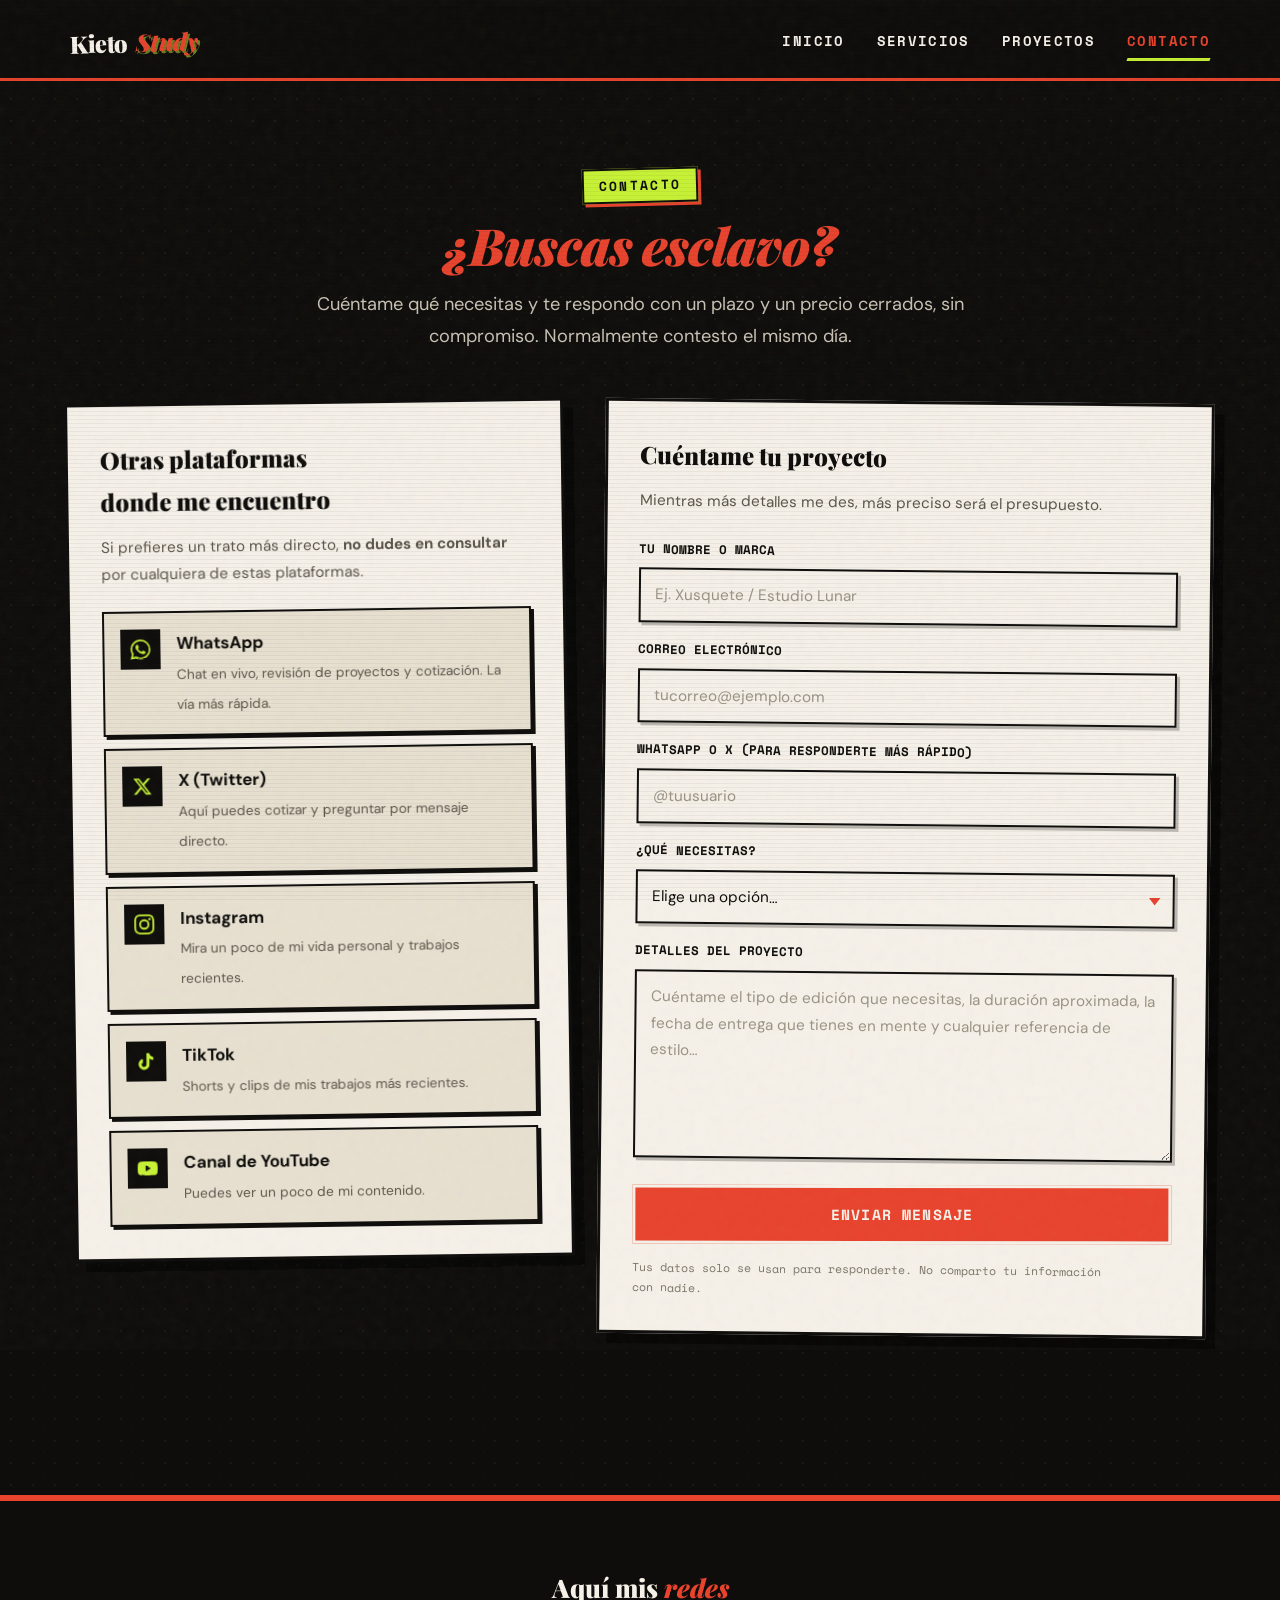
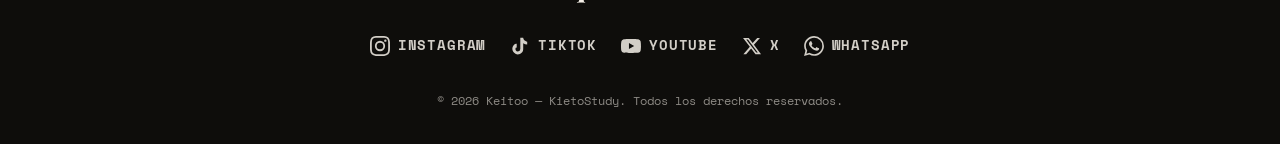
<file: contacto/index.html>
<!DOCTYPE html>
<html lang="es">

<head>
    <meta charset="UTF-8">
    <meta name="viewport" content="width=device-width, initial-scale=1.0">
    <title>Contacto | Keitoo — Editor de Video</title>
    <meta name="description" content="Contacta a Keitoo para cotizar tu edición de video. Formulario directo, WhatsApp, Instagram y X. Respuesta con plazo y precio claros.">
    <meta name="theme-color" content="#0E0D0B">
    <link rel="canonical" href="https://keiboot.github.io/contacto/">

    <link rel="preconnect" href="https://fonts.googleapis.com">
    <link rel="preconnect" href="https://fonts.gstatic.com" crossorigin>

    <link rel="stylesheet" href="../style.css">
    <link rel="icon" href="data:image/svg+xml,%3Csvg%20xmlns='http://www.w3.org/2000/svg'%20viewBox='0%200%20100%20100'%3E%3Crect%20width='100'%20height='100'%20rx='22'%20fill='%231A1A1A'/%3E%3Ctext%20x='50'%20y='73'%20font-family='Georgia,serif'%20font-size='64'%20font-weight='bold'%20fill='%23E8432D'%20text-anchor='middle'%3EK%3C/text%3E%3C/svg%3E">

    <meta property="og:site_name" content="KietoStudy">
    <meta property="og:title" content="Contacto | Keitoo — Editor de Video">
    <meta property="og:description" content="Cuéntame tu proyecto y te respondo con plazo y precio claros.">
    <meta property="og:image:width" content="1200">
    <meta property="og:image:height" content="630">
    <meta property="og:image" content="https://keiboot.github.io/assets/img/portada-compartir.jpg">
    <meta property="og:url" content="https://keiboot.github.io/contacto/">
    <meta property="og:type" content="website">
    <meta property="og:locale" content="es_ES">
    <meta name="twitter:card" content="summary_large_image">
    <meta name="twitter:title" content="Contacto | Keitoo — Editor de Video">
    <meta name="twitter:description" content="Cuéntame tu proyecto y te respondo con plazo y precio claros.">
    <meta name="twitter:image" content="https://keiboot.github.io/assets/img/portada-compartir.jpg">
    <!-- Marca que hay JS: sin esto las animaciones no ocultan nada -->
    <script>document.documentElement.classList.add('js');</script>
</head>

<body>

    <a class="skip-link" href="#contenido">Saltar al contenido</a>

    <header class="encabezado-sitio">
        <div class="nav-container">
            <a href="../index.html" class="logo" aria-label="KietoStudy — Inicio">Kieto<span>Study</span></a>

            <button class="boton-menu" type="button" aria-expanded="false" aria-controls="nav-principal" aria-label="Abrir menú de navegación">
                <span></span><span></span><span></span>
            </button>

            <nav class="nav-principal" id="nav-principal" aria-label="Navegación principal">
                <a href="../index.html">Inicio</a>
                <a href="../index.html#servicios">Servicios</a>
                <a href="../proyectos/index.html">Proyectos</a>
                <a href="./index.html" aria-current="page">Contacto</a>
            </nav>
        </div>
    </header>

    <main id="contenido">
        <section class="seccion">
            <div class="container">

                <div class="encabezado-seccion encabezado-seccion--centrado">
                    <p class="etiqueta-seccion">Contacto</p>
                    <h1 class="titulo-seccion titulo-kinetico" data-kinetico>¿Buscas esclavo?</h1>
                    <p class="subtitulo-seccion">
                        Cuéntame qué necesitas y te respondo con un plazo y un precio cerrados,
                        sin compromiso. Normalmente contesto el mismo día.
                    </p>
                </div>

                <div class="contacto-wrapper">

                    <!-- ============ REDES ============ -->
                    <div class="contacto-info">
                        <h2>Otras plataformas donde me encuentro</h2>
                        <p>Si prefieres un trato más directo, <strong>no dudes en consultar</strong> por cualquiera de estas plataformas.</p>

                        <div class="redes-lista">
                            <a href="https://wa.me/kietoobtx" class="red-item" target="_blank" rel="noopener">
                                <span class="red-icon" aria-hidden="true">
                                    <svg viewBox="0 0 24 24" fill="currentColor"><path d="M17.472 14.382c-.297-.149-1.758-.867-2.03-.967-.273-.099-.471-.148-.67.15-.197.297-.767.966-.94 1.164-.173.199-.347.223-.644.075-.297-.15-1.255-.463-2.39-1.475-.883-.788-1.48-1.761-1.653-2.059-.173-.297-.018-.458.13-.606.134-.133.298-.347.446-.52.149-.174.198-.298.298-.497.099-.198.05-.371-.025-.52-.075-.149-.669-1.612-.916-2.207-.242-.579-.487-.5-.669-.51-.173-.008-.371-.01-.57-.01-.198 0-.52.074-.792.372-.272.297-1.04 1.016-1.04 2.479 0 1.462 1.065 2.875 1.213 3.074.149.198 2.096 3.2 5.077 4.487.709.306 1.262.489 1.694.625.712.227 1.36.195 1.871.118.571-.085 1.758-.719 2.006-1.413.248-.694.248-1.289.173-1.413-.074-.124-.272-.198-.57-.347m-5.421 7.403h-.004a9.87 9.87 0 01-5.031-1.378l-.361-.214-3.741.982.998-3.648-.235-.374a9.86 9.86 0 01-1.51-5.26c.001-5.45 4.436-9.884 9.888-9.884 2.64 0 5.122 1.03 6.988 2.898a9.825 9.825 0 012.893 6.994c-.003 5.45-4.437 9.884-9.885 9.884m8.413-18.297A11.815 11.815 0 0012.05 0C5.495 0 .16 5.335.157 11.892c0 2.096.547 4.142 1.588 5.945L.057 24l6.305-1.654a11.882 11.882 0 005.683 1.448h.005c6.554 0 11.89-5.335 11.893-11.893a11.821 11.821 0 00-3.48-8.413z"/></svg>
                                </span>
                                <span class="red-texto">
                                    <strong>WhatsApp</strong>
                                    <span>Chat en vivo, revisión de proyectos y cotización. La vía más rápida.</span>
                                </span>
                            </a>

                            <a href="https://x.com/kietoo_" class="red-item" target="_blank" rel="noopener">
                                <span class="red-icon" aria-hidden="true">
                                    <svg viewBox="0 0 24 24" fill="currentColor"><path d="M18.244 2.25h3.308l-7.227 8.26 8.502 11.24H16.17l-5.214-6.817L4.99 21.75H1.68l7.73-8.835L1.254 2.25H8.08l4.713 6.231zm-1.161 17.52h1.833L7.084 4.126H5.117z"/></svg>
                                </span>
                                <span class="red-texto">
                                    <strong>X (Twitter)</strong>
                                    <span>Aquí puedes cotizar y preguntar por mensaje directo.</span>
                                </span>
                            </a>

                            <a href="https://www.instagram.com/kietoobtx/" class="red-item" target="_blank" rel="noopener">
                                <span class="red-icon" aria-hidden="true">
                                    <svg viewBox="0 0 24 24" fill="currentColor"><path d="M12 2.163c3.204 0 3.584.012 4.85.07 3.252.148 4.771 1.691 4.919 4.919.058 1.265.069 1.645.069 4.849 0 3.205-.012 3.584-.069 4.849-.149 3.225-1.664 4.771-4.919 4.919-1.266.058-1.644.07-4.85.07-3.204 0-3.584-.012-4.849-.07-3.26-.149-4.771-1.699-4.919-4.92-.058-1.265-.07-1.644-.07-4.849 0-3.204.013-3.583.07-4.849.149-3.227 1.664-4.771 4.919-4.919 1.266-.057 1.645-.069 4.849-.069zM12 0C8.741 0 8.333.014 7.053.072 2.695.272.273 2.69.073 7.052.014 8.333 0 8.741 0 12c0 3.259.014 3.668.072 4.948.2 4.358 2.618 6.78 6.98 6.98C8.333 23.986 8.741 24 12 24c3.259 0 3.668-.014 4.948-.072 4.354-.2 6.782-2.618 6.979-6.98.059-1.28.073-1.689.073-4.948 0-3.259-.014-3.667-.072-4.947-.196-4.354-2.617-6.78-6.979-6.98C15.668.014 15.259 0 12 0zm0 5.838a6.162 6.162 0 1 0 0 12.324 6.162 6.162 0 0 0 0-12.324zM12 16a4 4 0 1 1 0-8 4 4 0 0 1 0 8zm6.406-11.845a1.44 1.44 0 1 0 0 2.881 1.44 1.44 0 0 0 0-2.881z"/></svg>
                                </span>
                                <span class="red-texto">
                                    <strong>Instagram</strong>
                                    <span>Mira un poco de mi vida personal y trabajos recientes.</span>
                                </span>
                            </a>

                            <a href="https://www.tiktok.com/@__keitoo" class="red-item" target="_blank" rel="noopener">
                                <span class="red-icon" aria-hidden="true">
                                    <svg viewBox="0 0 24 24" fill="currentColor"><path d="M19.59 6.69a4.83 4.83 0 0 1-3.77-4.25V2h-3.45v13.67a2.89 2.89 0 0 1-2.89 2.89 2.89 2.89 0 0 1-2.31-4.64 2.93 2.93 0 0 1 .88.13V9.4a6.84 6.84 0 0 0-1-.05A6.33 6.33 0 0 0 5 20.1a6.34 6.34 0 0 0 10.86-4.43v-7a8.16 8.16 0 0 0 4.77 1.52v-3.4a4.85 4.85 0 0 1-1-.1z"/></svg>
                                </span>
                                <span class="red-texto">
                                    <strong>TikTok</strong>
                                    <span>Shorts y clips de mis trabajos más recientes.</span>
                                </span>
                            </a>

                            <a href="https://www.youtube.com/@_Keitoo" class="red-item" target="_blank" rel="noopener">
                                <span class="red-icon" aria-hidden="true">
                                    <svg viewBox="0 0 24 24" fill="currentColor"><path d="M23.498 6.186a3.016 3.016 0 0 0-2.122-2.136C19.505 3.545 12 3.545 12 3.545s-7.505 0-9.377.505A3.017 3.017 0 0 0 .502 6.186C0 8.07 0 12 0 12s0 3.93.502 5.814a3.016 3.016 0 0 0 2.122 2.136c1.871.505 9.376.505 9.376.505s7.505 0 9.377-.505a3.015 3.015 0 0 0 2.122-2.136C24 15.93 24 12 24 12s0-3.93-.502-5.814zM9.545 15.568V8.432L15.818 12z"/></svg>
                                </span>
                                <span class="red-texto">
                                    <strong>Canal de YouTube</strong>
                                    <span>Puedes ver un poco de mi contenido.</span>
                                </span>
                            </a>
                        </div>
                    </div>

                    <!-- ============ FORMULARIO ============ -->
                    <div class="contacto-formulario">
                        <h2>Cuéntame tu proyecto</h2>
                        <p>Mientras más detalles me des, más preciso será el presupuesto.</p>

                        <form action="https://api.web3forms.com/submit" method="POST">
                            <input type="hidden" name="access_key" value="97c3e741-0c5d-4dba-90ae-2fc8c4934719">
                            <input type="hidden" name="subject" value="Nueva cotización desde el portafolio">
                            <input type="hidden" name="from_name" value="Portafolio Keitoo">
                            <input type="hidden" name="redirect" value="https://keiboot.github.io/gracias/">

                            <!-- Trampa anti-spam: invisible para personas, la rellenan los bots -->
                            <input type="checkbox" name="botcheck" style="display:none;" tabindex="-1" autocomplete="off">

                            <div class="form-group">
                                <label for="nombre">Tu nombre o marca</label>
                                <input type="text" id="nombre" name="nombre" class="form-control"
                                       placeholder="Ej. Xusquete / Estudio Lunar" required autocomplete="name">
                            </div>

                            <div class="form-group">
                                <label for="correo">Correo electrónico</label>
                                <input type="email" id="correo" name="correo" class="form-control"
                                       placeholder="tucorreo@ejemplo.com" required autocomplete="email">
                            </div>

                            <div class="form-group">
                                <label for="usuario">WhatsApp o X (para responderte más rápido)</label>
                                <input type="text" id="usuario" name="usuario" class="form-control"
                                       placeholder="@tuusuario" required>
                            </div>

                            <div class="form-group">
                                <label for="tipo">¿Qué necesitas?</label>
                                <select id="tipo" name="tipo_de_proyecto" class="form-control" required>
                                    <option value="" disabled selected>Elige una opción…</option>
                                    <option>Video para YouTube (horizontal)</option>
                                    <option>Shorts / Reels / TikToks</option>
                                    <option>Motion graphics o VFX</option>
                                    <option>Miniaturas o diseño gráfico</option>
                                    <option>Colaboración a largo plazo</option>
                                    <option>Otra cosa</option>
                                </select>
                            </div>

                            <div class="form-group">
                                <label for="mensaje">Detalles del proyecto</label>
                                <textarea id="mensaje" name="mensaje" rows="6" class="form-control"
                                          placeholder="Cuéntame el tipo de edición que necesitas, la duración aproximada, la fecha de entrega que tienes en mente y cualquier referencia de estilo…" required></textarea>
                            </div>

                            <button type="submit" class="btn btn-glow btn--ancho">Enviar mensaje</button>

                            <p class="form-nota">
                                Tus datos solo se usan para responderte. No comparto tu información con nadie.
                            </p>
                        </form>
                    </div>

                </div>
            </div>
        </section>
    </main>

    <footer class="universal-footer">
        <div class="footer-content">
            <p class="footer-titulo">Aquí mis <span>redes</span></p>
            <nav class="footer-socials" aria-label="Redes sociales">
                <a href="https://www.instagram.com/kietoobtx/" target="_blank" rel="noopener me">
                    <svg viewBox="0 0 24 24" fill="currentColor" aria-hidden="true"><path d="M12 2.163c3.204 0 3.584.012 4.85.07 3.252.148 4.771 1.691 4.919 4.919.058 1.265.069 1.645.069 4.849 0 3.205-.012 3.584-.069 4.849-.149 3.225-1.664 4.771-4.919 4.919-1.266.058-1.644.07-4.85.07-3.204 0-3.584-.012-4.849-.07-3.26-.149-4.771-1.699-4.919-4.92-.058-1.265-.07-1.644-.07-4.849 0-3.204.013-3.583.07-4.849.149-3.227 1.664-4.771 4.919-4.919 1.266-.057 1.645-.069 4.849-.069zM12 0C8.741 0 8.333.014 7.053.072 2.695.272.273 2.69.073 7.052.014 8.333 0 8.741 0 12c0 3.259.014 3.668.072 4.948.2 4.358 2.618 6.78 6.98 6.98C8.333 23.986 8.741 24 12 24c3.259 0 3.668-.014 4.948-.072 4.354-.2 6.782-2.618 6.979-6.98.059-1.28.073-1.689.073-4.948 0-3.259-.014-3.667-.072-4.947-.196-4.354-2.617-6.78-6.979-6.98C15.668.014 15.259 0 12 0zm0 5.838a6.162 6.162 0 1 0 0 12.324 6.162 6.162 0 0 0 0-12.324zM12 16a4 4 0 1 1 0-8 4 4 0 0 1 0 8zm6.406-11.845a1.44 1.44 0 1 0 0 2.881 1.44 1.44 0 0 0 0-2.881z"/></svg>
                    Instagram
                </a>
                <a href="https://www.tiktok.com/@__keitoo" target="_blank" rel="noopener me">
                    <svg viewBox="0 0 24 24" fill="currentColor" aria-hidden="true"><path d="M19.59 6.69a4.83 4.83 0 0 1-3.77-4.25V2h-3.45v13.67a2.89 2.89 0 0 1-2.89 2.89 2.89 2.89 0 0 1-2.31-4.64 2.93 2.93 0 0 1 .88.13V9.4a6.84 6.84 0 0 0-1-.05A6.33 6.33 0 0 0 5 20.1a6.34 6.34 0 0 0 10.86-4.43v-7a8.16 8.16 0 0 0 4.77 1.52v-3.4a4.85 4.85 0 0 1-1-.1z"/></svg>
                    TikTok
                </a>
                <a href="https://www.youtube.com/@_Keitoo" target="_blank" rel="noopener me">
                    <svg viewBox="0 0 24 24" fill="currentColor" aria-hidden="true"><path d="M23.498 6.186a3.016 3.016 0 0 0-2.122-2.136C19.505 3.545 12 3.545 12 3.545s-7.505 0-9.377.505A3.017 3.017 0 0 0 .502 6.186C0 8.07 0 12 0 12s0 3.93.502 5.814a3.016 3.016 0 0 0 2.122 2.136c1.871.505 9.376.505 9.376.505s7.505 0 9.377-.505a3.015 3.015 0 0 0 2.122-2.136C24 15.93 24 12 24 12s0-3.93-.502-5.814zM9.545 15.568V8.432L15.818 12z"/></svg>
                    YouTube
                </a>
                <a href="https://x.com/kietoo_" target="_blank" rel="noopener me">
                    <svg viewBox="0 0 24 24" fill="currentColor" aria-hidden="true"><path d="M18.244 2.25h3.308l-7.227 8.26 8.502 11.24H16.17l-5.214-6.817L4.99 21.75H1.68l7.73-8.835L1.254 2.25H8.08l4.713 6.231zm-1.161 17.52h1.833L7.084 4.126H5.117z"/></svg>
                    X
                </a>
                <a href="https://wa.me/kietoobtx" target="_blank" rel="noopener me">
                    <svg viewBox="0 0 24 24" fill="currentColor" aria-hidden="true"><path d="M17.472 14.382c-.297-.149-1.758-.867-2.03-.967-.273-.099-.471-.148-.67.15-.197.297-.767.966-.94 1.164-.173.199-.347.223-.644.075-.297-.15-1.255-.463-2.39-1.475-.883-.788-1.48-1.761-1.653-2.059-.173-.297-.018-.458.13-.606.134-.133.298-.347.446-.52.149-.174.198-.298.298-.497.099-.198.05-.371-.025-.52-.075-.149-.669-1.612-.916-2.207-.242-.579-.487-.5-.669-.51-.173-.008-.371-.01-.57-.01-.198 0-.52.074-.792.372-.272.297-1.04 1.016-1.04 2.479 0 1.462 1.065 2.875 1.213 3.074.149.198 2.096 3.2 5.077 4.487.709.306 1.262.489 1.694.625.712.227 1.36.195 1.871.118.571-.085 1.758-.719 2.006-1.413.248-.694.248-1.289.173-1.413-.074-.124-.272-.198-.57-.347m-5.421 7.403h-.004a9.87 9.87 0 01-5.031-1.378l-.361-.214-3.741.982.998-3.648-.235-.374a9.86 9.86 0 01-1.51-5.26c.001-5.45 4.436-9.884 9.888-9.884 2.64 0 5.122 1.03 6.988 2.898a9.825 9.825 0 012.893 6.994c-.003 5.45-4.437 9.884-9.885 9.884m8.413-18.297A11.815 11.815 0 0012.05 0C5.495 0 .16 5.335.157 11.892c0 2.096.547 4.142 1.588 5.945L.057 24l6.305-1.654a11.882 11.882 0 005.683 1.448h.005c6.554 0 11.89-5.335 11.893-11.893a11.821 11.821 0 00-3.48-8.413z"/></svg>
                    WhatsApp
                </a>
            </nav>
            <p class="footer-copy">
                &copy; <span data-anio>2026</span> <span>Keitoo</span> — KietoStudy. Todos los derechos reservados.
            </p>
        </div>
    </footer>

    <script src="../script.js" defer></script>
</body>

</html>
</file>
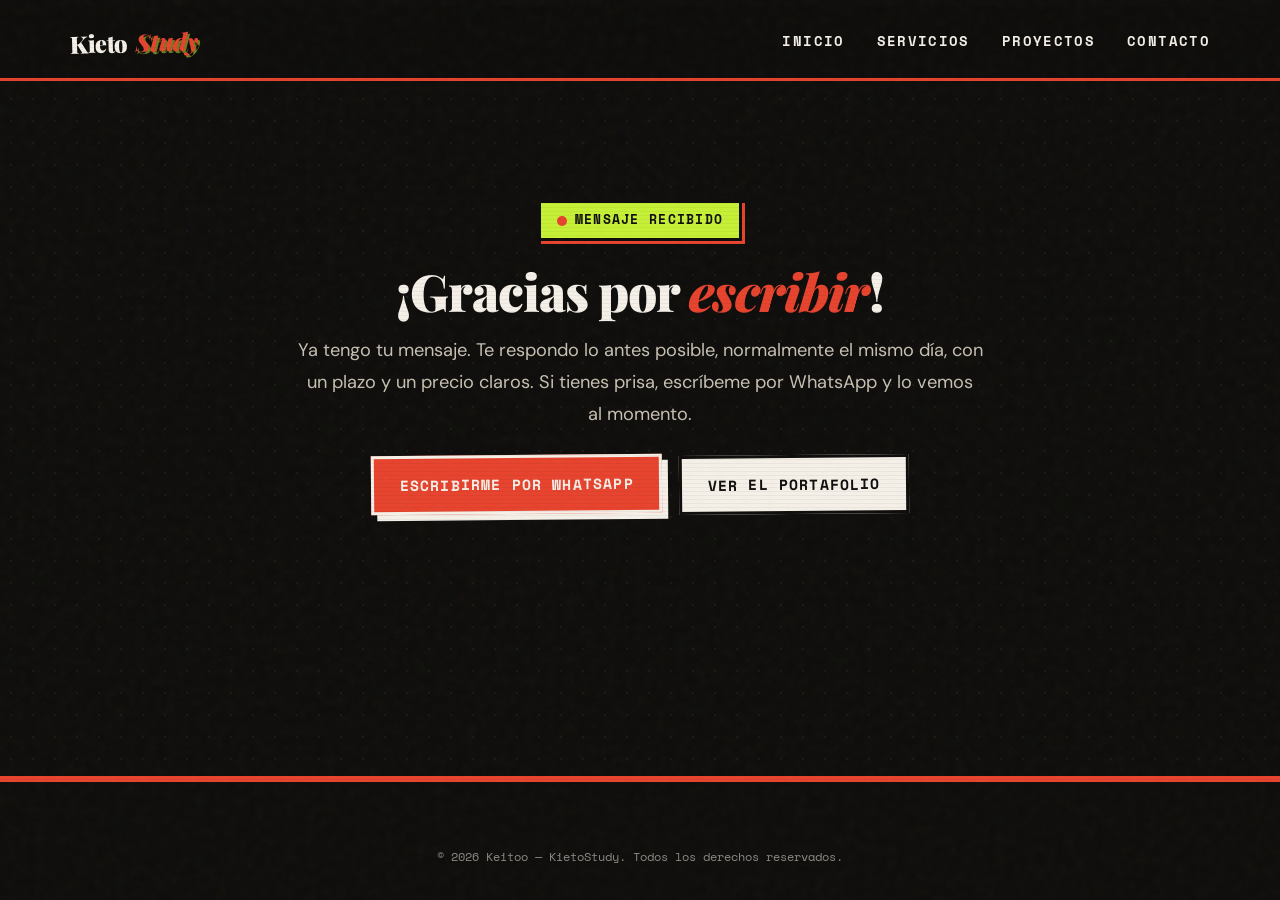
<file: gracias/index.html>
<!DOCTYPE html>
<html lang="es">

<head>
    <meta charset="UTF-8">
    <meta name="viewport" content="width=device-width, initial-scale=1.0">
    <title>Mensaje enviado | Keitoo</title>
    <meta name="description" content="Gracias por escribir. Te respondo lo antes posible.">
    <meta name="robots" content="noindex, follow">
    <meta name="theme-color" content="#0E0D0B">
    <link rel="preconnect" href="https://fonts.googleapis.com">
    <link rel="preconnect" href="https://fonts.gstatic.com" crossorigin>
    <link rel="stylesheet" href="../style.css">
    <link rel="icon" href="data:image/svg+xml,%3Csvg%20xmlns='http://www.w3.org/2000/svg'%20viewBox='0%200%20100%20100'%3E%3Crect%20width='100'%20height='100'%20rx='22'%20fill='%231A1A1A'/%3E%3Ctext%20x='50'%20y='73'%20font-family='Georgia,serif'%20font-size='64'%20font-weight='bold'%20fill='%23E8432D'%20text-anchor='middle'%3EK%3C/text%3E%3C/svg%3E">
    <!-- Marca que hay JS: sin esto las animaciones no ocultan nada -->
    <script>document.documentElement.classList.add('js');</script>
</head>

<body>

    <header class="encabezado-sitio">
        <div class="nav-container">
            <a href="../index.html" class="logo" aria-label="KietoStudy — Inicio">Kieto<span>Study</span></a>

            <button class="boton-menu" type="button" aria-expanded="false" aria-controls="nav-principal" aria-label="Abrir menú de navegación">
                <span></span><span></span><span></span>
            </button>

            <nav class="nav-principal" id="nav-principal" aria-label="Navegación principal">
                <a href="../index.html">Inicio</a>
                <a href="../index.html#servicios">Servicios</a>
                <a href="../proyectos/index.html">Proyectos</a>
                <a href="../contacto/index.html">Contacto</a>
            </nav>
        </div>
    </header>

    <main>
        <section class="error-404">
            <div class="container">
                <div class="badge-estado" style="margin-bottom: 24px;">
                    <span class="punto-pulso" aria-hidden="true"></span>
                    Mensaje recibido
                </div>
                <h1 class="titulo-seccion">¡Gracias por <span>escribir</span>!</h1>
                <p class="subtitulo-seccion" style="margin-inline: auto;">
                    Ya tengo tu mensaje. Te respondo lo antes posible, normalmente el mismo día,
                    con un plazo y un precio claros. Si tienes prisa, escríbeme por WhatsApp y lo vemos al momento.
                </p>
                <div class="grupo-botones" style="justify-content: center;">
                    <a href="https://wa.me/kietoobtx" class="btn btn-glow" target="_blank" rel="noopener">Escribirme por WhatsApp</a>
                    <a href="../proyectos/" class="btn btn--secundario">Ver el portafolio</a>
                </div>
            </div>
        </section>
    </main>

    <footer class="universal-footer">
        <div class="footer-content">
            <p class="footer-copy" style="border-top: none; padding-top: 0;">
                &copy; <span data-anio>2026</span> <span>Keitoo</span> — KietoStudy. Todos los derechos reservados.
            </p>
        </div>
    </footer>

    <script src="../script.js" defer></script>
</body>

</html>
</file>
<file: style.css>
/* ==========================================================================
   KIETOSTUDY — EDICIÓN PUNK (2026)
   Zine fotocopiado · Stop motion · Motion graphics · Collage
   Esencia original intacta: crema + rojo Keitoo + Playfair/DM Sans.
   Base nueva: pared negra, papeles pegados con cinta, sellos, halftone.
   ========================================================================== */

@import url('https://fonts.googleapis.com/css2?family=Playfair+Display:ital,wght@0,500;0,700;0,900;1,700;1,900&family=DM+Sans:ital,opsz,wght@0,9..40,400;0,9..40,500;0,9..40,700;1,9..40,400&family=Space+Mono:ital,wght@0,400;0,700;1,400&display=swap');

:root {
    /* Paleta: tinta + papel + rojo Keitoo + acentos punk */
    --tinta: #0E0D0B;
    --tinta-2: #1A1814;
    --humo: #2A2722;
    --papel: #F5F0E8;
    --papel-sucio: #E7E0D0;
    --papel-viejo: #D9D0BB;
    --rojo: #E8432D;
    --rojo-oscuro: #B32E1C;
    --acido: #C6F135;
    --rosa: #FF4FA0;
    --dorado: #C9A84C;
    --cian: #3DE0FF;
    --texto-claro: #F5F0E8;
    --texto-humo: #C9C2B4;
    --borde-tinta: 3px solid var(--tinta);
    --borde-papel: 3px solid var(--papel);

    /* Sombras duras de fotocopia */
    --sombra-dura: 6px 6px 0 var(--tinta);
    --sombra-dura-suave: 4px 4px 0 var(--tinta);
    --sombra-dura-clara: 6px 6px 0 var(--papel);
    --sombra-roja: 6px 6px 0 var(--rojo);

    /* Radios — casi none: el punk no redondea */
    --radio-xs: 3px;
    --radio-sm: 5px;
    --radio-md: 8px;
    --radio-lg: 12px;
    --radio-pill: 999px;

    /* Espaciado */
    --esp-1: 4px;
    --esp-2: 8px;
    --esp-3: 12px;
    --esp-4: 16px;
    --esp-5: 24px;
    --esp-6: 32px;
    --esp-7: 48px;
    --esp-8: 64px;
    --esp-9: 96px;
    --esp-10: 128px;

    /* Layout */
    --ancho-contenido: 1140px;
    --ancho-texto: 68ch;
    --alto-header: 72px;

    /* Movimiento: puros fotogramas */
    --stop-2: steps(2, end);
    --stop-3: steps(3, end);
    --stop-4: steps(4, end);
    --stop-6: steps(6, end);
    --stop-8: steps(8, end);
    --transicion: 0.3s cubic-bezier(0.22, 0.61, 0.36, 1);

    /* Tipografía */
    --fuente-display: 'Playfair Display', Georgia, 'Times New Roman', serif;
    --fuente-cuerpo: 'DM Sans', -apple-system, BlinkMacSystemFont, 'Segoe UI', sans-serif;
    --fuente-mono: 'Space Mono', 'Courier New', monospace;
}

/* ==========================================================================
   RESET
   ========================================================================== */
*,
*::before,
*::after {
    margin: 0;
    padding: 0;
    box-sizing: border-box;
}

html {
    scroll-behavior: smooth;
    scroll-padding-top: calc(var(--alto-header) + 24px);
    -webkit-text-size-adjust: 100%;
}

body {
    background-color: var(--tinta);
    color: var(--texto-claro);
    font-family: var(--fuente-cuerpo);
    font-size: 1.0625rem;
    line-height: 1.75;
    padding-top: var(--alto-header);
    overflow-x: hidden;
    -webkit-font-smoothing: antialiased;
    -moz-osx-font-smoothing: grayscale;
    display: flex;
    flex-direction: column;
    min-height: 100vh;
    /* Halftone de pared */
    background-image:
        radial-gradient(rgba(245, 240, 232, 0.05) 1px, transparent 1.5px),
        radial-gradient(rgba(232, 67, 45, 0.04) 1px, transparent 1.5px);
    background-size: 22px 22px, 22px 22px;
    background-position: 0 0, 11px 11px;
}

body > main {
    flex: 1 0 auto;
}

img,
svg,
video,
iframe {
    max-width: 100%;
    display: block;
}

img { height: auto; }
a { text-decoration: none; color: inherit; }
button, input, textarea, select { font: inherit; color: inherit; }
h1, h2, h3, h4, h5, h6 { text-wrap: balance; }
p { text-wrap: pretty; }

::selection {
    background: var(--rojo);
    color: var(--papel);
}

:focus-visible {
    outline: 3px solid var(--acido);
    outline-offset: 3px;
    border-radius: var(--radio-xs);
}

/* Scrollbar punk */
::-webkit-scrollbar { width: 12px; }
::-webkit-scrollbar-track { background: var(--tinta); }
::-webkit-scrollbar-thumb {
    background: var(--rojo);
    border: 3px solid var(--tinta);
}
::-webkit-scrollbar-thumb:hover { background: var(--acido); }

.skip-link {
    position: absolute;
    top: -200px;
    left: var(--esp-4);
    z-index: 3000;
    background: var(--acido);
    color: var(--tinta);
    padding: var(--esp-3) var(--esp-5);
    font-family: var(--fuente-mono);
    font-weight: 700;
    text-transform: uppercase;
    letter-spacing: 0.08em;
    border: var(--borde-tinta);
    box-shadow: var(--sombra-dura-suave);
    transition: top var(--stop-2);
}

.skip-link:focus { top: var(--esp-4); }

.sr-only {
    position: absolute;
    width: 1px;
    height: 1px;
    padding: 0;
    margin: -1px;
    overflow: hidden;
    clip: rect(0, 0, 0, 0);
    white-space: nowrap;
    border: 0;
}

.container {
    width: min(100% - 2.5rem, var(--ancho-contenido));
    margin-inline: auto;
}

/* ==========================================================================
   CAPAS GLOBALES: GRANO + SCANLINES (todas las páginas, solo con CSS)
   ========================================================================== */
body::before {
    content: '';
    position: fixed;
    inset: -50%;
    width: 200%;
    height: 200%;
    pointer-events: none;
    z-index: 2600;
    opacity: 0.55;
    background-image: url("data:image/svg+xml,%3Csvg viewBox='0 0 200 200' xmlns='http://www.w3.org/2000/svg'%3E%3Cfilter id='n'%3E%3CfeTurbulence type='fractalNoise' baseFrequency='0.9' numOctaves='2' stitchTiles='stitch'/%3E%3C/filter%3E%3Crect width='100%25' height='100%25' filter='url(%23n)' opacity='0.06'/%3E%3C/svg%3E");
    animation: grano 0.55s steps(4) infinite;
}

body::after {
    content: '';
    position: fixed;
    inset: 0;
    pointer-events: none;
    z-index: 2590;
    background: repeating-linear-gradient(
        0deg,
        rgba(0, 0, 0, 0.12) 0 1px,
        transparent 1px 4px
    );
    opacity: 0.35;
    animation: scanline-drift 8s steps(16) infinite;
}

@keyframes grano {
    0%   { transform: translate(0, 0); }
    25%  { transform: translate(-2%, 1%); }
    50%  { transform: translate(1%, -2%); }
    75%  { transform: translate(-1%, 2%); }
    100% { transform: translate(2%, -1%); }
}

@keyframes scanline-drift {
    from { background-position: 0 0; }
    to   { background-position: 0 64px; }
}

/* ==========================================================================
   BARRA TIMELINE (scroll = playhead)
   ========================================================================== */
.barra-timeline {
    position: fixed;
    top: 0;
    left: 0;
    right: 0;
    height: 6px;
    background: var(--humo);
    z-index: 2200;
    border-bottom: 2px solid var(--tinta);
}

.barra-timeline__relleno {
    height: 100%;
    width: 0%;
    background: repeating-linear-gradient(
        90deg,
        var(--rojo) 0 14px,
        var(--rojo-oscuro) 14px 16px
    );
}

.barra-timeline__marca {
    position: absolute;
    top: 0;
    width: 2px;
    height: 100%;
    background: var(--acido);
}

/* ==========================================================================
   HEADER
   ========================================================================== */
.encabezado-sitio {
    position: fixed;
    top: 6px;
    left: 0;
    right: 0;
    z-index: 2000;
    background: rgba(14, 13, 11, 0.94);
    backdrop-filter: blur(8px);
    border-bottom: 3px solid var(--rojo);
    transition: box-shadow var(--transicion);
}

.encabezado-sitio.desplazado {
    box-shadow: 0 6px 0 rgba(232, 67, 45, 0.35);
}

.nav-container {
    width: min(100% - 2.5rem, var(--ancho-contenido));
    margin-inline: auto;
    height: var(--alto-header);
    display: flex;
    align-items: center;
    justify-content: space-between;
    gap: var(--esp-5);
}

.logo {
    font-family: var(--fuente-display);
    font-weight: 900;
    font-size: 1.5rem;
    letter-spacing: -0.02em;
    color: var(--papel);
    display: inline-flex;
    align-items: baseline;
    gap: var(--esp-2);
    transform: rotate(-1.5deg);
}

.logo span {
    color: var(--rojo);
    font-style: italic;
    text-shadow: 2px 2px 0 rgba(198, 241, 53, 0.5);
}

.logo-badge {
    font-family: var(--fuente-mono);
    font-size: 0.58rem;
    font-weight: 700;
    letter-spacing: 0.14em;
    text-transform: uppercase;
    background: var(--acido);
    color: var(--tinta);
    padding: 2px 8px;
    border: 2px solid var(--tinta);
    box-shadow: 2px 2px 0 var(--rojo);
    transform: rotate(4deg);
}

.nav-principal {
    display: flex;
    align-items: center;
    gap: var(--esp-6);
}

.nav-principal a:not(.btn) {
    font-family: var(--fuente-mono);
    font-size: 0.85rem;
    font-weight: 700;
    text-transform: uppercase;
    letter-spacing: 0.1em;
    color: var(--papel);
    position: relative;
    padding: var(--esp-1) 0;
    transition: color var(--stop-2), transform var(--stop-2);
}

.nav-principal a:not(.btn):hover {
    color: var(--acido);
    transform: rotate(-2deg);
}

.nav-principal a:not(.btn)::after {
    content: '';
    position: absolute;
    left: 0;
    bottom: -3px;
    width: 100%;
    height: 3px;
    background: var(--acido);
    transform: scaleX(0) skewX(-20deg);
    transform-origin: left;
    transition: transform var(--stop-2);
}

.nav-principal a:not(.btn):hover::after,
.nav-principal a[aria-current="page"]::after {
    transform: scaleX(1) skewX(-20deg);
}

.nav-principal a[aria-current="page"] {
    color: var(--rojo);
}

.boton-menu {
    display: none;
    flex-direction: column;
    gap: 5px;
    background: var(--papel);
    border: var(--borde-tinta);
    padding: var(--esp-2) 10px;
    cursor: pointer;
    box-shadow: 3px 3px 0 var(--rojo);
}

.boton-menu span {
    width: 22px;
    height: 3px;
    background: var(--tinta);
    transition: transform var(--stop-2), opacity var(--stop-2);
}

/* ==========================================================================
   BOTONES
   ========================================================================== */
.btn {
    display: inline-flex;
    align-items: center;
    justify-content: center;
    gap: var(--esp-2);
    padding: 0.85rem 1.6rem;
    font-family: var(--fuente-mono);
    font-weight: 700;
    font-size: 0.92rem;
    text-transform: uppercase;
    letter-spacing: 0.08em;
    border: var(--borde-papel);
    cursor: pointer;
    transition: transform var(--stop-2), box-shadow var(--stop-2), background var(--stop-2);
    box-shadow: var(--sombra-dura-clara);
    background: var(--tinta-2);
    color: var(--papel);
    transform: rotate(-0.5deg);
}

.btn:hover {
    transform: translate(-2px, -2px) rotate(0.5deg);
    box-shadow: 9px 9px 0 var(--tinta), 9px 9px 0 2px var(--rojo);
    background: var(--papel);
    color: var(--tinta);
}

.btn:active {
    transform: translate(3px, 3px) rotate(-1deg);
    box-shadow: 1px 1px 0 var(--papel);
}

.btn--primario,
.btn-glow {
    background: var(--rojo);
    color: var(--papel);
    border-color: var(--papel);
}

.btn-glow {
    position: relative;
    overflow: hidden;
    animation: glow-rojo 2.2s steps(6) infinite;
}

@keyframes glow-rojo {
    0%, 100% { box-shadow: var(--sombra-dura-clara), 0 0 0 0 rgba(232, 67, 45, 0.55); }
    50%      { box-shadow: var(--sombra-dura-clara), 0 0 0 12px rgba(232, 67, 45, 0); }
}

.btn--primario:hover,
.btn-glow:hover {
    background: var(--acido);
    color: var(--tinta);
    border-color: var(--tinta);
    box-shadow: 9px 9px 0 var(--rojo);
}

.btn--secundario {
    background: var(--papel);
    color: var(--tinta);
    border-color: var(--tinta);
    box-shadow: var(--sombra-dura-suave);
}

.btn--secundario:hover {
    background: var(--acido);
    color: var(--tinta);
    box-shadow: 8px 8px 0 var(--rojo);
}

.btn--pequeno {
    padding: 0.5rem 1.05rem;
    font-size: 0.78rem;
}

.btn--ancho {
    width: 100%;
}

.grupo-botones {
    display: flex;
    flex-wrap: wrap;
    gap: var(--esp-4);
    margin-top: var(--esp-5);
}

/* ==========================================================================
   ETIQUETAS Y TÍTULOS
   ========================================================================== */
.etiqueta-seccion {
    display: inline-block;
    font-family: var(--fuente-mono);
    font-size: 0.82rem;
    font-weight: 700;
    letter-spacing: 0.18em;
    text-transform: uppercase;
    color: var(--tinta);
    background: var(--acido);
    padding: 0.25rem 0.9rem;
    border: 2px solid var(--tinta);
    box-shadow: 3px 3px 0 var(--rojo);
    margin-bottom: var(--esp-4);
    transform: rotate(-1.5deg);
}

.titulo-seccion {
    font-family: var(--fuente-display);
    font-size: clamp(2rem, 5vw, 3.2rem);
    font-weight: 900;
    line-height: 1.05;
    letter-spacing: -0.02em;
    color: var(--papel);
    margin-bottom: var(--esp-4);
}

.titulo-seccion span,
.cta-final h2 span,
.footer-titulo span {
    color: var(--rojo);
    font-style: italic;
}

.subtitulo-seccion {
    color: var(--texto-humo);
    font-size: 1.14rem;
    max-width: 56ch;
}

/* Grito hip-hop del hero: grande, itálico, sombra dura */
.hero-grito {
    display: inline-block;
    font-family: var(--fuente-display);
    font-style: italic;
    font-weight: 900;
    font-size: clamp(1.7rem, 4.4vw, 2.8rem);
    line-height: 1.05;
    text-transform: uppercase;
    letter-spacing: 0.01em;
    color: var(--acido);
    text-shadow: 4px 4px 0 var(--rojo);
    border-bottom: 4px dashed var(--papel);
    padding-bottom: 8px;
    margin-bottom: var(--esp-5);
    transform: rotate(-1.5deg);
}

.encabezado-seccion { margin-bottom: var(--esp-7); }
.encabezado-seccion--centrado { text-align: center; }
.encabezado-seccion--centrado .subtitulo-seccion { margin-inline: auto; }

/* Título kinético: letras que saltan como stop motion */
.titulo-kinetico .letra,
.hero-titulo .letra {
    display: inline-block;
    animation: letra-stop 0.45s var(--stop-3) both;
}

@keyframes letra-stop {
    0%   { transform: translateY(0.55em) rotate(8deg) scale(0.8); opacity: 0; }
    60%  { transform: translateY(-0.1em) rotate(-4deg) scale(1.06); opacity: 1; }
    100% { transform: translateY(0) rotate(0) scale(1); opacity: 1; }
}

/* Glitch RGB (motion graphics) */
.glitch {
    position: relative;
    display: inline-block;
}

.glitch::before,
.glitch::after {
    content: attr(data-text);
    position: absolute;
    inset: 0;
    overflow: hidden;
    opacity: 0;
    pointer-events: none;
}

.glitch:hover::before,
.glitch-activo::before {
    opacity: 1;
    color: var(--cian);
    transform: translate(-3px, 1px);
    animation: glitch-a 0.35s steps(3) infinite;
}

.glitch:hover::after,
.glitch-activo::after {
    opacity: 1;
    color: var(--rosa);
    transform: translate(3px, -1px);
    animation: glitch-b 0.35s steps(3) infinite reverse;
}

@keyframes glitch-a {
    0%   { clip-path: inset(0 0 72% 0); }
    33%  { clip-path: inset(28% 0 42% 0); }
    66%  { clip-path: inset(58% 0 12% 0); }
    100% { clip-path: inset(10% 0 66% 0); }
}

@keyframes glitch-b {
    0%   { clip-path: inset(66% 0 4% 0); }
    33%  { clip-path: inset(12% 0 70% 0); }
    66%  { clip-path: inset(44% 0 30% 0); }
    100% { clip-path: inset(0 0 80% 0); }
}

/* ==========================================================================
   SECCIONES
   ========================================================================== */
.seccion {
    padding: var(--esp-9) 0;
    position: relative;
}

.seccion--alt {
    background: var(--papel);
    color: var(--tinta);
    border-block: 4px solid var(--tinta);
    box-shadow: inset 0 10px 0 rgba(14, 13, 11, 0.08);
    /* borde rasgado arriba/abajo */
    clip-path: polygon(
        0 8px, 3% 0, 7% 10px, 12% 2px, 18% 12px, 24% 0, 30% 8px, 37% 2px,
        44% 10px, 51% 0, 58% 8px, 65% 2px, 72% 12px, 79% 0, 86% 8px, 92% 2px,
        97% 10px, 100% 0, 100% calc(100% - 8px), 96% 100%, 90% calc(100% - 10px),
        84% calc(100% - 2px), 77% calc(100% - 12px), 70% 100%, 63% calc(100% - 8px),
        55% calc(100% - 2px), 48% calc(100% - 10px), 40% 100%, 33% calc(100% - 8px),
        26% calc(100% - 2px), 19% calc(100% - 12px), 12% 100%, 6% calc(100% - 8px),
        0 100%
    );
}

.seccion--alt .titulo-seccion { color: var(--tinta); }
.seccion--alt .titulo-seccion span { color: var(--rojo); }
.seccion--alt .subtitulo-seccion { color: #5C564A; }

.seccion--compacta {
    padding: var(--esp-8) 0;
}

/* ==========================================================================
   REVELAR AL SCROLL (con salto stop motion)
   ========================================================================== */
.js .revelar {
    opacity: 0;
    transform: translateY(30px) rotate(1.2deg) scale(0.98);
    transition: opacity 0.4s var(--stop-4), transform 0.4s var(--stop-4);
}

.js .revelar.visible {
    opacity: 1;
    transform: translateY(0) rotate(0) scale(1);
}

/* ==========================================================================
   STICKERS, CINTAS, SELLOS (collage)
   ========================================================================== */
.sticker {
    position: absolute;
    font-family: var(--fuente-mono);
    font-weight: 700;
    font-size: 0.75rem;
    letter-spacing: 0.08em;
    text-transform: uppercase;
    background: var(--papel);
    color: var(--tinta);
    border: var(--borde-tinta);
    box-shadow: var(--sombra-dura-suave);
    padding: 0.35rem 0.8rem;
    white-space: nowrap;
    z-index: 3;
}

.sticker--rec {
    color: var(--rojo);
    animation: parpadeo-rec 1s steps(2) infinite;
}

.sticker--acido { background: var(--acido); }
.sticker--rosa  { background: var(--rosa); color: var(--papel); }
.sticker--rojo  { background: var(--rojo); color: var(--papel); }

@keyframes parpadeo-rec {
    0%, 100% { opacity: 1; }
    50% { opacity: 0.25; }
}

/* Cinta adhesiva */
.cinta {
    position: absolute;
    z-index: 4;
    width: 120px;
    height: 30px;
    background: rgba(198, 241, 53, 0.55);
    border-inline: 1px dashed rgba(14, 13, 11, 0.35);
    backdrop-filter: blur(1px);
}

.cinta--sup-izq  { top: -14px; left: 8%;  transform: rotate(-8deg); }
.cinta--sup-der  { top: -14px; right: 8%; transform: rotate(7deg); }
.cinta--centro   { top: -16px; left: 50%; transform: translateX(-50%) rotate(-2deg); width: 150px; }
.cinta--rosa     { background: rgba(255, 79, 160, 0.5); }
.cinta--ocre     { background: rgba(201, 168, 76, 0.55); }

/* Sello de goma (rubber stamp) */
.sello {
    display: inline-block;
    font-family: var(--fuente-mono);
    font-weight: 700;
    font-size: 0.72rem;
    letter-spacing: 0.2em;
    text-transform: uppercase;
    color: var(--rojo);
    border: 3px double currentColor;
    padding: 0.35rem 0.9rem;
    transform: rotate(-9deg);
    opacity: 0.85;
    mix-blend-mode: multiply;
}

.sello--verde { color: #2F7A3A; }
.sello--tinta { color: var(--tinta); }

/* Código de barras decorativo */
.codigo-barras {
    height: 34px;
    background: repeating-linear-gradient(
        90deg,
        currentColor 0 2px,
        transparent 2px 4px,
        currentColor 4px 5px,
        transparent 5px 9px,
        currentColor 9px 12px,
        transparent 12px 14px
    );
    opacity: 0.85;
}

/* Franja de peligro */
.banda-peligro {
    height: 22px;
    background: repeating-linear-gradient(
        -45deg,
        var(--acido) 0 16px,
        var(--tinta) 16px 32px
    );
    border-block: 2px solid var(--tinta);
}

/* ==========================================================================
   HERO
   ========================================================================== */
.hero {
    position: relative;
    padding: var(--esp-9) 0 var(--esp-8);
    overflow: hidden;
    background:
        linear-gradient(rgba(14, 13, 11, 0.55), rgba(14, 13, 11, 0.85)),
        repeating-linear-gradient(
            90deg,
            transparent 0 78px,
            rgba(232, 67, 45, 0.12) 78px 80px
        ),
        var(--tinta);
}

/* Perforaciones de rollo de película */
.hero::before,
.hero::after {
    content: '';
    position: absolute;
    top: 0;
    bottom: 0;
    width: 28px;
    background:
        repeating-linear-gradient(
            180deg,
            var(--humo) 0 14px,
            transparent 14px 32px
        );
    border-inline: 2px solid rgba(245, 240, 232, 0.15);
}

.hero::before { left: 0; }
.hero::after  { right: 0; }

.hero-decor {
    position: absolute;
    inset: 0;
    pointer-events: none;
}

.hero-decor .sticker:nth-child(1) { top: 11%; right: 8%;  transform: rotate(6deg); }
.hero-decor .sticker:nth-child(2) { bottom: 20%; left: 6%; transform: rotate(-5deg); background: var(--acido); }
.hero-decor .sticker:nth-child(3) {
    top: 24%; left: 10%; border: 0; background: none; box-shadow: none;
    color: var(--dorado); font-size: 1.8rem; transform: rotate(-12deg);
}
.hero-decor .sticker:nth-child(4) { bottom: 32%; right: 12%; transform: rotate(3deg); background: var(--rojo); color: var(--papel); }

/* Contador líder de película */
.contador-lider {
    position: absolute;
    top: 15%;
    left: 47%;
    width: 100px;
    height: 100px;
    border: 3px solid rgba(245, 240, 232, 0.25);
    border-radius: 50%;
    display: grid;
    place-items: center;
}

.contador-lider::before,
.contador-lider::after {
    content: '';
    position: absolute;
    background: rgba(245, 240, 232, 0.25);
}

.contador-lider::before { width: 2px; height: 100%; }
.contador-lider::after  { width: 100%; height: 2px; }

.contador-lider__numero {
    font-family: var(--fuente-display);
    font-size: 3.4rem;
    font-weight: 900;
    color: var(--papel);
    position: relative;
    z-index: 1;
}

/* OSD VHS */
.vhs-osd {
    position: absolute;
    top: var(--esp-5);
    right: var(--esp-6);
    font-family: var(--fuente-mono);
    font-size: 0.8rem;
    color: var(--acido);
    text-shadow: 1px 1px 0 rgba(0, 0, 0, 0.8);
    z-index: 3;
    display: flex;
    gap: var(--esp-4);
    align-items: center;
}

.vhs-osd__play {
    animation: parpadeo-rec 1.2s steps(2) infinite;
}

.hero-contenido {
    position: relative;
    z-index: 2;
    max-width: 1060px;
    display: grid;
    grid-template-columns: minmax(0, 1fr) auto;
    column-gap: var(--esp-7);
    align-items: center;
}

.hero-texto {
    min-width: 0;
}

/* Título tipo recorte de revista (ransom note) */
.hero-titulo {
    font-family: var(--fuente-display);
    font-size: clamp(3rem, 9.5vw, 6.2rem);
    font-weight: 900;
    line-height: 0.98;
    letter-spacing: -0.03em;
    margin: var(--esp-4) 0 var(--esp-5);
    color: var(--papel);
}

.hero-titulo__linea { display: block; }

/* Polaroid de Kevin: grande, pegada con cinta, fotocopiada, wiggle stop motion */
.hero-retrato {
    position: relative;
    flex-shrink: 0;
    width: clamp(240px, 28vw, 340px);
    background: var(--papel);
    padding: 14px 14px 52px;
    border: var(--borde-tinta);
    box-shadow: 12px 12px 0 var(--rojo);
    transform: rotate(4deg);
    margin: 0;
    animation: retrato-wiggle 2.4s steps(4) 1.2s infinite;
    transition: transform var(--stop-2), box-shadow var(--stop-2);
    z-index: 3;
}

.hero-retrato:hover {
    animation-play-state: paused;
    transform: rotate(0deg) scale(1.04);
    box-shadow: 16px 16px 0 var(--acido);
    z-index: 6;
}

.hero-retrato img {
    width: 100%;
    aspect-ratio: 1;
    object-fit: cover;
    border: 2px solid var(--tinta);
    /* fotocopia punk: B/N con contraste; al hover vuelve el color */
    filter: grayscale(1) contrast(1.35) brightness(1.05);
    transition: filter var(--stop-2);
}

.hero-retrato:hover img {
    filter: grayscale(0) contrast(1.1);
}

.hero-retrato figcaption {
    position: absolute;
    bottom: 14px;
    left: 0;
    right: 0;
    text-align: center;
    font-family: var(--fuente-mono);
    font-size: 0.82rem;
    font-weight: 700;
    letter-spacing: 0.12em;
    text-transform: uppercase;
    color: var(--tinta);
}

.cinta--retrato {
    top: -16px;
    left: 50%;
    transform: translateX(-50%) rotate(-4deg);
    width: 110px;
    height: 30px;
    background: rgba(198, 241, 53, 0.7);
}

@keyframes retrato-wiggle {
    0%, 100% { transform: rotate(4deg) translateY(0); }
    25%      { transform: rotate(2.5deg) translateY(-3px); }
    50%      { transform: rotate(5deg) translateY(1px); }
    75%      { transform: rotate(3deg) translateY(-2px); }
}

.hero-titulo .letra-ransom {
    display: inline-block;
    padding: 0 0.06em;
    margin: 0 0.015em;
    border: 2px solid var(--tinta);
    box-shadow: 3px 3px 0 rgba(0, 0, 0, 0.6);
    animation: ransom-pop 0.4s var(--stop-3) both;
}

.hero-titulo .letra-ransom.lr-rojo  { background: var(--rojo); color: var(--papel); }
.hero-titulo .letra-ransom.lr-crema  { background: var(--papel); color: var(--tinta); }
.hero-titulo .letra-ransom.lr-acido  { background: var(--acido); color: var(--tinta); }
.hero-titulo .letra-ransom.lr-rosa   { background: var(--rosa); color: var(--papel); }
.hero-titulo .letra-ransom.lr-tinta  { background: var(--tinta); color: var(--papel); border-color: var(--papel); }
.hero-titulo .letra-ransom.lr-vacio  { background: transparent; color: var(--papel); border-color: transparent; box-shadow: none; }

.hero-titulo .letra-ransom:nth-child(6n+1) { transform: rotate(-3deg); }
.hero-titulo .letra-ransom:nth-child(6n+2) { transform: rotate(2deg) translateY(3px); }
.hero-titulo .letra-ransom:nth-child(6n+3) { transform: rotate(-1.5deg) translateY(-2px); }
.hero-titulo .letra-ransom:nth-child(6n+4) { transform: rotate(3.5deg); }
.hero-titulo .letra-ransom:nth-child(6n+5) { transform: rotate(-2deg) translateY(2px); }
.hero-titulo .letra-ransom:nth-child(6n)   { transform: rotate(1.5deg) translateY(-3px); }

@keyframes ransom-pop {
    0%   { opacity: 0; transform: scale(0.4) rotate(-14deg); }
    70%  { opacity: 1; transform: scale(1.12); }
    100% { opacity: 1; }
}

.rotulo-año {
    display: inline-block;
    font-family: var(--fuente-mono);
    font-size: 0.3em;
    font-weight: 700;
    vertical-align: super;
    background: var(--acido);
    color: var(--tinta);
    padding: 0.2em 0.6em;
    border: 3px solid var(--tinta);
    box-shadow: 4px 4px 0 var(--rojo);
    transform: rotate(4deg);
    margin-left: var(--esp-3);
    animation: sm-pop 0.45s var(--stop-3) 1s both;
}

.hero-descripcion {
    font-size: 1.15rem;
    color: var(--texto-humo);
    max-width: 52ch;
    margin-bottom: var(--esp-6);
    background: rgba(14, 13, 11, 0.7);
    border-left: 4px solid var(--rojo);
    padding: var(--esp-3) var(--esp-4);
}

@keyframes disco-gira {
    to { transform: rotate(360deg); }
}

/* Vinilo grande saliendo por detrás de la polaroid (rollo hip-hop) */
.hero-lado {
    display: flex;
    flex-direction: column;
    align-items: center;
    gap: var(--esp-5);
}

.hero-vinilo {
    position: absolute;
    left: -72px;
    bottom: 42px;
    width: 148px;
    height: 148px;
    border-radius: 50%;
    z-index: 0;
    border: 3px solid var(--tinta);
    box-shadow: 5px 5px 0 rgba(0, 0, 0, 0.55);
    background:
        radial-gradient(circle at center, var(--tinta) 0 5%, transparent 5.5%),
        conic-gradient(
            var(--rosa) 0 25%,
            var(--acido) 0 50%,
            var(--cian) 0 75%,
            var(--rojo) 0
        ),
        repeating-radial-gradient(circle at center, #26221c 0 3px, #141210 3px 7px);
    background-size: 100% 100%, 42% 42%, 100% 100%;
    background-position: center, center, center;
    background-repeat: no-repeat;
    animation: disco-gira 3.4s steps(12) infinite;
}

.hero-retrato img {
    position: relative;
    z-index: 1;
}

/* Redes bajo la foto: solo logos */
.hero-redes {
    display: flex;
    flex-wrap: wrap;
    justify-content: center;
    gap: var(--esp-3);
}

.hero-red {
    width: 48px;
    height: 48px;
    display: grid;
    place-items: center;
    background: var(--tinta-2);
    color: var(--papel);
    border: 2px solid var(--papel);
    box-shadow: 3px 3px 0 var(--rojo);
    transition: transform var(--stop-2), background var(--stop-2), color var(--stop-2), box-shadow var(--stop-2);
}

.hero-red:nth-child(odd) { transform: rotate(-3deg); }
.hero-red:nth-child(even) { transform: rotate(3deg); }

.hero-red:hover,
.hero-red:focus-visible {
    transform: rotate(0) translateY(-3px);
    background: var(--acido);
    color: var(--tinta);
    box-shadow: 5px 5px 0 var(--rojo);
}

.hero-red--wa:hover { background: #25D366; color: var(--tinta); }

.hero-red svg { width: 22px; height: 22px; }

.hero-acciones {
    display: flex;
    flex-wrap: wrap;
    gap: var(--esp-4);
    margin-bottom: var(--esp-8);
}

/* Métricas como tickets */
.hero-metricas {
    display: grid;
    grid-template-columns: repeat(3, minmax(0, 1fr));
    gap: var(--esp-4);
    grid-column: 1 / -1;
    margin-top: var(--esp-7);
}

.hero-metricas > div {
    background: var(--papel);
    color: var(--tinta);
    border: var(--borde-tinta);
    box-shadow: var(--sombra-roja);
    padding: var(--esp-4) var(--esp-5) var(--esp-5);
    position: relative;
    transition: transform var(--stop-2);
}

.hero-metricas > div::before {
    content: '';
    position: absolute;
    top: 8px;
    right: 8px;
    width: 14px;
    height: 14px;
    border-radius: 50%;
    background: var(--tinta);
    box-shadow: -20px 0 0 var(--tinta), -40px 0 0 var(--tinta);
}

.hero-metricas > div:nth-child(1) { transform: rotate(-1.5deg); }
.hero-metricas > div:nth-child(2) { transform: rotate(1deg); }
.hero-metricas > div:nth-child(3) { transform: rotate(-0.8deg); }
.hero-metricas > div:hover { transform: rotate(0) translateY(-4px); }

.metrica-valor {
    font-family: var(--fuente-display);
    font-size: 1.8rem;
    font-weight: 900;
    line-height: 1.1;
    color: var(--tinta);
}

.metrica-valor span {
    font-size: 0.85rem;
    color: var(--rojo);
    font-family: var(--fuente-mono);
    font-weight: 700;
    text-transform: uppercase;
}

.metrica-etiqueta {
    font-size: 0.8rem;
    color: #5C564A;
    margin-top: var(--esp-1);
}

/* Entrada stop motion genérica */
.sm-pop {
    animation: sm-pop 0.4s var(--stop-3) both;
}

@keyframes sm-pop {
    0%   { opacity: 0; transform: scale(0.85) rotate(-4deg); }
    70%  { opacity: 1; transform: scale(1.05) rotate(1.5deg); }
    100% { opacity: 1; transform: scale(1) rotate(0); }
}

.sm-wiggle {
    animation: sm-wiggle 1.5s steps(4) infinite;
}

.sm-wiggle-delay {
    animation: sm-wiggle 1.8s steps(4) 0.4s infinite;
}

@keyframes sm-wiggle {
    0%, 100% { transform: rotate(-3deg); }
    50%      { transform: rotate(3deg); }
}

.sm-tilt-a { --tilt: -1.2deg; }
.sm-tilt-b { --tilt: 1.4deg; }
.sm-tilt-c { --tilt: -0.8deg; }

/* ==========================================================================
   MARQUESINA (motion graphics)
   ========================================================================== */
.marquesina {
    background: var(--rojo);
    color: var(--papel);
    border-block: 3px solid var(--tinta);
    overflow: hidden;
    padding: var(--esp-3) 0;
    transform: rotate(-0.8deg) scale(1.03);
    position: relative;
    z-index: 5;
}

.marquesina--invertida {
    background: var(--acido);
    color: var(--tinta);
    transform: rotate(0.8deg) scale(1.03);
}

.marquesina__pista {
    display: flex;
    width: max-content;
    animation: marquesina 20s steps(80) infinite;
    font-family: var(--fuente-display);
    font-style: italic;
    font-weight: 900;
    font-size: 1.1rem;
    letter-spacing: 0.05em;
    text-transform: uppercase;
    white-space: nowrap;
}

.marquesina--invertida .marquesina__pista {
    animation-direction: reverse;
}

.marquesina__pista span { padding-right: var(--esp-4); }

@keyframes marquesina {
    from { transform: translateX(0); }
    to   { transform: translateX(-50%); }
}

/* ==========================================================================
   VIDEO PRESENTACIÓN (televisor pegado con cinta)
   ========================================================================== */
.video-presentacion {
    position: relative;
    aspect-ratio: 16 / 9;
    border: 4px solid var(--papel);
    box-shadow: 10px 10px 0 var(--rojo);
    background: #000;
    transform: rotate(-0.6deg);
}

.video-presentacion::after {
    content: 'SP · PLAY';
    position: absolute;
    top: 10px;
    left: 12px;
    font-family: var(--fuente-mono);
    font-size: 0.72rem;
    color: var(--acido);
    text-shadow: 1px 1px 0 #000;
    z-index: 2;
    animation: parpadeo-rec 1.4s steps(2) infinite;
}

.video-presentacion iframe {
    width: 100%;
    height: 100%;
    border: 0;
}

/* ==========================================================================
   SOBRE MÍ + HABILIDADES
   ========================================================================== */
.bloque-presentacion {
    display: grid;
    grid-template-columns: 1.15fr 0.85fr;
    gap: var(--esp-8);
    align-items: start;
}

.presentacion-saludo {
    font-family: var(--fuente-display);
    font-size: clamp(2rem, 4.5vw, 3rem);
    font-weight: 900;
    line-height: 1.05;
    margin-bottom: var(--esp-4);
    color: var(--papel);
}

.seccion--alt .presentacion-saludo { color: var(--tinta); }

.presentacion-descripcion {
    color: #5C564A;
    margin-bottom: var(--esp-4);
    max-width: var(--ancho-texto);
}

.tarjeta-habilidades {
    background: var(--papel-sucio);
    color: var(--tinta);
    border: var(--borde-tinta);
    box-shadow: 10px 10px 0 var(--tinta);
    padding: var(--esp-6);
    transform: rotate(1.2deg);
    position: relative;
}

.tarjeta-habilidades::before {
    content: 'TOOLS · FOTOCOPIA Nº 7';
    position: absolute;
    top: -15px;
    left: 50%;
    transform: translateX(-50%) rotate(-2deg);
    background: var(--rosa);
    color: var(--papel);
    font-family: var(--fuente-mono);
    font-size: 0.66rem;
    font-weight: 700;
    letter-spacing: 0.14em;
    padding: 0.25rem 0.9rem;
    border: 2px solid var(--tinta);
    box-shadow: 2px 2px 0 var(--tinta);
}

.tarjeta-habilidades h3 {
    font-family: var(--fuente-mono);
    font-size: 0.95rem;
    text-transform: uppercase;
    letter-spacing: 0.12em;
    margin-bottom: var(--esp-5);
    border-bottom: 3px solid var(--tinta);
    padding-bottom: var(--esp-2);
}

.habilidades-contenedor {
    display: grid;
    gap: var(--esp-5);
}

.habilidad-item {
    display: grid;
    grid-template-columns: auto 1fr;
    gap: var(--esp-4);
    align-items: center;
}

.habilidad-info { min-width: 0; }

.habilidad-icono {
    width: 46px;
    height: 46px;
    display: grid;
    place-items: center;
    font-weight: 800;
    font-size: 0.95rem;
    border: var(--borde-tinta);
    box-shadow: 3px 3px 0 var(--tinta);
}

.icono-pr { background: #2A0A3F; color: #C9A8FF; }
.icono-ae { background: #00005B; color: #9999FF; }
.icono-ps { background: #001E36; color: #31A8FF; }

.habilidad-nombre-fila {
    display: flex;
    justify-content: space-between;
    margin-bottom: var(--esp-1);
    font-size: 0.92rem;
    font-weight: 700;
}

.habilidad-porcentaje {
    font-family: var(--fuente-mono);
    color: var(--rojo);
    font-weight: 700;
}

.habilidad-barra-fondo {
    height: 14px;
    background: var(--papel);
    border: 2px solid var(--tinta);
    overflow: hidden;
}

/* Barra que avanza en fotogramas */
.habilidad-barra-progreso {
    height: 100%;
    width: 0;
    background: repeating-linear-gradient(
        45deg,
        var(--rojo) 0 8px,
        var(--rojo-oscuro) 8px 16px
    );
    transition: width 0.9s steps(10);
}

.barra-ae { background: repeating-linear-gradient(45deg, var(--dorado) 0 8px, #A8893A 8px 16px); }
.barra-ps { background: repeating-linear-gradient(45deg, var(--tinta) 0 8px, #3A3A3A 8px 16px); }

/* ==========================================================================
   SERVICIOS (parches cosidos)
   ========================================================================== */
.servicios-grid {
    display: grid;
    grid-template-columns: repeat(3, minmax(0, 1fr));
    gap: var(--esp-5);
}

.servicio-card {
    background: var(--papel);
    color: var(--tinta);
    border: var(--borde-tinta);
    box-shadow: var(--sombra-roja);
    padding: var(--esp-6);
    transform: rotate(var(--tilt, 0deg));
    transition: transform var(--stop-2), box-shadow var(--stop-2);
    position: relative;
}

.servicio-card::before {
    /* costura */
    content: '';
    position: absolute;
    inset: 8px;
    border: 2px dashed rgba(14, 13, 11, 0.35);
    pointer-events: none;
}

.servicio-card:hover {
    transform: rotate(0deg) translateY(-6px);
    box-shadow: 12px 12px 0 var(--acido);
}

.servicio-icono {
    width: 58px;
    height: 58px;
    display: grid;
    place-items: center;
    background: var(--tinta);
    border: 3px solid var(--tinta);
    color: var(--acido);
    margin-bottom: var(--esp-5);
    transform: rotate(-4deg);
    box-shadow: 4px 4px 0 var(--rojo);
}

.servicio-icono svg { width: 28px; height: 28px; }

.servicio-card h3 {
    font-family: var(--fuente-display);
    font-size: 1.35rem;
    font-weight: 900;
    margin-bottom: var(--esp-3);
}

.servicio-card > p {
    color: #5C564A;
    font-size: 0.95rem;
    margin-bottom: var(--esp-4);
}

.servicio-lista {
    list-style: none;
    display: grid;
    gap: var(--esp-2);
}

.servicio-lista li {
    position: relative;
    padding-left: var(--esp-5);
    font-size: 0.9rem;
    color: #3E3931;
    font-family: var(--fuente-mono);
    font-size: 0.82rem;
}

.servicio-lista li::before {
    content: '✳';
    position: absolute;
    left: 0;
    color: var(--rojo);
    font-weight: 700;
}

/* ==========================================================================
   PROCESO — timeline de edición
   ========================================================================== */
.proceso-timeline {
    position: relative;
    display: grid;
    grid-template-columns: repeat(4, minmax(0, 1fr));
    gap: var(--esp-5);
    padding-top: var(--esp-6);
}

.proceso-rail {
    position: absolute;
    top: 0;
    left: 0;
    right: 0;
    height: 10px;
    background: var(--humo);
    border: 2px solid var(--papel);
    overflow: hidden;
}

.proceso-playhead {
    position: absolute;
    top: -5px;
    left: 0;
    width: 5px;
    height: 18px;
    background: var(--rojo);
    box-shadow: 0 0 8px var(--rojo);
    animation: playhead 6s steps(24) infinite;
}

@keyframes playhead {
    from { left: 0%; }
    to   { left: 100%; }
}

.proceso-paso {
    background: var(--papel);
    color: var(--tinta);
    border: var(--borde-tinta);
    box-shadow: var(--sombra-dura-suave);
    padding: var(--esp-5);
    position: relative;
    transition: transform var(--stop-2);
}

.proceso-paso:nth-child(odd) { transform: rotate(-1deg); }
.proceso-paso:nth-child(even) { transform: rotate(0.8deg); }
.proceso-paso:hover { transform: rotate(0) translateY(-4px); }

.proceso-clip {
    display: inline-block;
    font-family: var(--fuente-mono);
    font-size: 0.66rem;
    font-weight: 700;
    letter-spacing: 0.16em;
    background: var(--rojo);
    color: var(--papel);
    padding: 0.2rem 0.7rem;
    border: 2px solid var(--tinta);
    margin-bottom: var(--esp-3);
    transform: rotate(-2deg);
}

.proceso-paso h3 {
    font-family: var(--fuente-display);
    font-size: 1.2rem;
    font-weight: 900;
    margin-bottom: var(--esp-2);
}

.proceso-paso p {
    font-size: 0.9rem;
    color: #5C564A;
}

/* ==========================================================================
   TESTIMONIOS — polaroids en carrusel
   ========================================================================== */
.carousel-wrapper {
    overflow: hidden;
    padding: var(--esp-6) 0 var(--esp-7);
    mask-image: linear-gradient(90deg, transparent, #000 6%, #000 94%, transparent);
}

.carousel-track {
    display: flex;
    gap: var(--esp-5);
    width: max-content;
    animation: carrusel 46s linear infinite;
}

.carousel-track:hover { animation-play-state: paused; }

@keyframes carrusel {
    from { transform: translateX(0); }
    to   { transform: translateX(-50%); }
}

.testimonio-card {
    width: 340px;
    flex-shrink: 0;
    background: var(--papel);
    color: var(--tinta);
    border: var(--borde-tinta);
    box-shadow: 8px 8px 0 rgba(0, 0, 0, 0.5);
    padding: var(--esp-5);
    padding-bottom: var(--esp-6);
    position: relative;
}

.testimonio-card::after {
    content: '';
    position: absolute;
    bottom: -12px;
    left: 50%;
    transform: translateX(-50%) rotate(-2deg);
    width: 100px;
    height: 26px;
    background: rgba(198, 241, 53, 0.6);
    border-inline: 1px dashed rgba(14, 13, 11, 0.3);
}

.rot-a { transform: rotate(-1.6deg); }
.rot-b { transform: rotate(1.2deg); }
.rot-c { transform: rotate(-0.6deg); }

.testimonio-card:hover {
    z-index: 2;
    transform: rotate(0) scale(1.04);
    transition: transform var(--stop-2);
    box-shadow: 12px 12px 0 var(--rojo);
}

.perfil-testimonio {
    display: flex;
    align-items: center;
    gap: var(--esp-3);
    margin-bottom: var(--esp-4);
}

.perfil-testimonio img {
    width: 46px;
    height: 46px;
    object-fit: cover;
    border: 3px solid var(--tinta);
    filter: grayscale(1) contrast(1.2);
}

.perfil-info h3 {
    font-size: 0.98rem;
    font-weight: 700;
    line-height: 1.2;
}

.perfil-info span {
    font-family: var(--fuente-mono);
    font-size: 0.72rem;
    color: #7A7466;
    text-transform: uppercase;
}

.comentario {
    font-size: 0.92rem;
    color: #3E3931;
    line-height: 1.65;
    font-style: italic;
}

/* ==========================================================================
   GARANTÍAS
   ========================================================================== */
.garantias-grid {
    display: grid;
    grid-template-columns: repeat(3, minmax(0, 1fr));
    gap: var(--esp-5);
}

.garantia-card {
    background: var(--papel);
    color: var(--tinta);
    border: var(--borde-tinta);
    box-shadow: var(--sombra-dura-suave);
    padding: var(--esp-6);
    text-align: center;
    transform: rotate(var(--tilt, 0deg));
    transition: transform var(--stop-2), box-shadow var(--stop-2);
    position: relative;
}

.garantia-card:hover {
    transform: rotate(0) translateY(-5px);
    box-shadow: 10px 10px 0 var(--acido);
}

.garantia-icono {
    width: 64px;
    height: 64px;
    margin: 0 auto var(--esp-4);
    display: grid;
    place-items: center;
    background: var(--tinta);
    color: var(--acido);
    border: 3px solid var(--tinta);
    transform: rotate(-5deg);
    box-shadow: 4px 4px 0 var(--rojo);
}

.garantia-icono svg { width: 30px; height: 30px; }

.garantia-card h3 {
    font-family: var(--fuente-mono);
    font-size: 0.95rem;
    font-weight: 700;
    text-transform: uppercase;
    letter-spacing: 0.06em;
    margin-bottom: var(--esp-2);
}

.garantia-card p {
    font-size: 0.9rem;
    color: #5C564A;
}

/* ==========================================================================
   PROGRAMAS
   ========================================================================== */
.clientes-grid {
    display: grid;
    grid-template-columns: repeat(4, minmax(0, 1fr));
    gap: var(--esp-4);
}

.cliente-item {
    display: flex;
    align-items: center;
    gap: var(--esp-3);
    background: var(--papel);
    color: var(--tinta);
    border: var(--borde-tinta);
    box-shadow: var(--sombra-dura-suave);
    padding: var(--esp-4) var(--esp-5);
    font-family: var(--fuente-mono);
    font-weight: 700;
    font-size: 0.88rem;
    transition: transform var(--stop-2), box-shadow var(--stop-2);
}

.cliente-item:hover {
    transform: translate(-2px, -2px) rotate(-1.5deg);
    box-shadow: 7px 7px 0 var(--rojo);
}

.cliente-item img {
    width: 42px;
    height: 42px;
    object-fit: contain;
}

/* ==========================================================================
   FAQ
   ========================================================================== */
.faq-lista {
    max-width: 760px;
    margin-inline: auto;
    display: grid;
    gap: var(--esp-4);
}

.faq-item {
    background: var(--papel);
    color: var(--tinta);
    border: var(--borde-tinta);
    box-shadow: var(--sombra-dura-suave);
    overflow: hidden;
}

.faq-question {
    width: 100%;
    display: flex;
    justify-content: space-between;
    align-items: center;
    gap: var(--esp-4);
    text-align: left;
    background: none;
    border: 0;
    padding: var(--esp-5);
    font-weight: 700;
    font-size: 1rem;
    cursor: pointer;
}

.faq-toggle-icono {
    flex-shrink: 0;
    width: 32px;
    height: 32px;
    display: grid;
    place-items: center;
    background: var(--rojo);
    color: var(--papel);
    border: 2px solid var(--tinta);
    font-family: var(--fuente-mono);
    font-size: 1.2rem;
    font-weight: 700;
    box-shadow: 2px 2px 0 var(--tinta);
    transition: transform var(--stop-2), background var(--stop-2);
}

.faq-item.abierto .faq-toggle-icono {
    transform: rotate(45deg);
    background: var(--acido);
    color: var(--tinta);
}

.faq-answer {
    max-height: 0;
    overflow: hidden;
    transition: max-height 0.3s var(--stop-4);
}

.faq-answer p {
    padding: 0 var(--esp-5) var(--esp-5);
    color: #5C564A;
    font-size: 0.95rem;
}

/* ==========================================================================
   CTA FINAL (cartel pegado)
   ========================================================================== */
.cta-final {
    position: relative;
    background: var(--papel);
    color: var(--tinta);
    border: 4px solid var(--tinta);
    box-shadow: 12px 12px 0 var(--rojo);
    padding: var(--esp-8) var(--esp-7);
    text-align: center;
    transform: rotate(-0.6deg);
    background-image:
        radial-gradient(circle at 12% 12%, rgba(232, 67, 45, 0.12), transparent 42%),
        radial-gradient(circle at 88% 88%, rgba(198, 241, 53, 0.2), transparent 42%);
}

.cta-final h2 {
    font-family: var(--fuente-display);
    font-size: clamp(1.8rem, 4.5vw, 2.8rem);
    font-weight: 900;
    margin-bottom: var(--esp-3);
}

.cta-final p {
    color: #5C564A;
    max-width: 48ch;
    margin-inline: auto;
}

.cta-final .grupo-botones { justify-content: center; }

.cta-final .cinta { top: -15px; }

/* ==========================================================================
   FOOTER
   ========================================================================== */
.universal-footer {
    background: var(--tinta);
    color: var(--papel);
    padding: var(--esp-8) 0 var(--esp-6);
    margin-top: var(--esp-8);
    border-top: 6px solid var(--rojo);
    position: relative;
}

.footer-content {
    width: min(100% - 2.5rem, var(--ancho-contenido));
    margin-inline: auto;
    text-align: center;
}

.footer-titulo {
    font-family: var(--fuente-display);
    font-size: 1.6rem;
    font-weight: 900;
    margin-bottom: var(--esp-5);
}

.footer-socials {
    display: flex;
    flex-wrap: wrap;
    justify-content: center;
    gap: var(--esp-5);
    margin-bottom: var(--esp-6);
}

.footer-socials a {
    display: inline-flex;
    align-items: center;
    gap: var(--esp-2);
    font-family: var(--fuente-mono);
    font-size: 0.85rem;
    font-weight: 700;
    text-transform: uppercase;
    letter-spacing: 0.06em;
    opacity: 0.85;
    transition: opacity var(--stop-2), transform var(--stop-2), color var(--stop-2);
}

.footer-socials a:hover {
    opacity: 1;
    color: var(--acido);
    transform: translateY(-3px) rotate(-2deg);
}

.footer-socials svg { width: 20px; height: 20px; }

.footer-copy {
    font-family: var(--fuente-mono);
    font-size: 0.78rem;
    opacity: 0.55;
}

/* ==========================================================================
   PÁGINA PROYECTOS — FILTROS
   ========================================================================== */
.filtros-container {
    display: flex;
    justify-content: center;
    flex-wrap: wrap;
    gap: var(--esp-3);
    margin-bottom: var(--esp-7);
}

.btn-filtro {
    font-family: var(--fuente-mono);
    font-weight: 700;
    font-size: 0.82rem;
    text-transform: uppercase;
    letter-spacing: 0.06em;
    background: var(--papel);
    color: var(--tinta);
    border: var(--borde-tinta);
    padding: 0.55rem 1.2rem;
    cursor: pointer;
    box-shadow: var(--sombra-dura-suave);
    transform: rotate(-1deg);
    transition: transform var(--stop-2), background var(--stop-2), box-shadow var(--stop-2);
}

.btn-filtro:nth-child(even) { transform: rotate(1deg); }

.btn-filtro:hover {
    background: var(--papel-sucio);
    transform: rotate(0) translateY(-2px);
}

.btn-filtro[aria-pressed="true"] {
    background: var(--rojo);
    color: var(--papel);
    box-shadow: 5px 5px 0 var(--acido);
    transform: rotate(-2deg) scale(1.04);
}

.btn-filtro span { opacity: 0.7; }

.seccion-proyectos { margin-bottom: var(--esp-8); }
.seccion-proyectos[hidden] { display: none; }

.titulo-grupo {
    font-family: var(--fuente-display);
    font-size: 1.6rem;
    font-weight: 900;
    color: var(--papel);
    margin-bottom: var(--esp-5);
    padding-left: var(--esp-4);
    border-left: 6px solid var(--rojo);
}

/* ==========================================================================
   TARJETAS DE VIDEO
   ========================================================================== */
.portfolio-grid {
    display: grid;
    grid-template-columns: repeat(2, minmax(0, 1fr));
    gap: var(--esp-5);
}

.shorts-grid {
    display: grid;
    grid-template-columns: repeat(4, minmax(0, 1fr));
    gap: var(--esp-5);
}

.video-card {
    background: var(--papel);
    border: var(--borde-tinta);
    border-radius: 0;
    overflow: hidden;
    cursor: pointer;
    text-align: left;
    padding: 0;
    display: flex;
    flex-direction: column;
    box-shadow: var(--sombra-dura-suave);
    transition: transform var(--stop-2), box-shadow var(--stop-2);
    transform: rotate(var(--tilt, -0.5deg));
}

.video-card:nth-child(even) { --tilt: 0.7deg; }

.video-card:hover,
.video-card:focus-visible {
    transform: rotate(0) translateY(-5px);
    box-shadow: 10px 10px 0 var(--rojo);
}

.video-thumbnail {
    position: relative;
    display: block;
    aspect-ratio: 16 / 9;
    overflow: hidden;
    background: var(--humo);
    border-bottom: 3px solid var(--tinta);
}

.video-thumbnail::before {
    content: '';
    position: absolute;
    inset: 0;
    z-index: 1;
    background: repeating-linear-gradient(
        0deg,
        rgba(0, 0, 0, 0.1) 0 1px,
        transparent 1px 3px
    );
    pointer-events: none;
}

.video-thumbnail img {
    width: 100%;
    height: 100%;
    object-fit: cover;
    filter: grayscale(0.25) contrast(1.08);
    transition: transform var(--stop-3), filter var(--stop-2);
}

.video-card:hover .video-thumbnail img {
    transform: scale(1.07);
    filter: grayscale(0) contrast(1.12);
}

.video-card--corto .video-thumbnail {
    aspect-ratio: 9 / 16;
}

.play-icon {
    position: absolute;
    top: 50%;
    left: 50%;
    transform: translate(-50%, -50%) scale(0.7);
    width: 58px;
    height: 58px;
    background: var(--rojo);
    color: var(--papel);
    border: 3px solid var(--papel);
    display: grid;
    place-items: center;
    z-index: 2;
    opacity: 0;
    transition: opacity var(--stop-2), transform var(--stop-2);
    box-shadow: 4px 4px 0 rgba(0, 0, 0, 0.6);
    clip-path: polygon(8% 0, 100% 0, 100% 88%, 92% 100%, 0 100%, 0 12%);
}

.play-icon svg { width: 26px; height: 26px; }

.video-card:hover .play-icon,
.video-card:focus-visible .play-icon {
    opacity: 1;
    transform: translate(-50%, -50%) scale(1) rotate(-4deg);
}

.video-info {
    display: block;
    padding: var(--esp-4);
}

.video-titulo {
    display: block;
    font-family: var(--fuente-display);
    font-weight: 900;
    font-size: 1.05rem;
    color: var(--tinta);
    line-height: 1.2;
}

.video-desc {
    display: block;
    font-family: var(--fuente-mono);
    font-size: 0.72rem;
    text-transform: uppercase;
    letter-spacing: 0.08em;
    color: var(--rojo);
    margin-top: var(--esp-1);
}

/* ==========================================================================
   MODAL DE VIDEO
   ========================================================================== */
.modal-overlay {
    position: fixed;
    inset: 0;
    background: rgba(14, 13, 11, 0.92);
    z-index: 2500;
    display: grid;
    place-items: center;
    padding: var(--esp-5);
    opacity: 0;
    visibility: hidden;
    transition: opacity var(--stop-2), visibility var(--stop-2);
    backdrop-filter: blur(4px);
}

.modal-overlay.activo {
    opacity: 1;
    visibility: visible;
}

.modal-content {
    position: relative;
    width: min(100%, 960px);
    background: var(--tinta-2);
    border: 4px solid var(--papel);
    box-shadow: 12px 12px 0 var(--rojo);
    padding: var(--esp-4);
}

.modal-content.formato-vertical {
    width: min(100%, 420px);
}

.modal-content iframe {
    width: 100%;
    aspect-ratio: 16 / 9;
    border: 0;
    background: #000;
}

.modal-content.formato-vertical iframe {
    aspect-ratio: 9 / 16;
}

.cerrar-modal {
    position: absolute;
    top: -18px;
    right: -18px;
    width: 44px;
    height: 44px;
    background: var(--acido);
    color: var(--tinta);
    border: 3px solid var(--tinta);
    font-size: 1.5rem;
    font-weight: 700;
    cursor: pointer;
    box-shadow: 3px 3px 0 var(--rojo);
    transition: transform var(--stop-2);
    z-index: 2;
}

.cerrar-modal:hover { transform: rotate(90deg) scale(1.08); }

/* ==========================================================================
   PÁGINA CONTACTO
   ========================================================================== */
.contacto-wrapper {
    display: grid;
    grid-template-columns: 0.9fr 1.1fr;
    gap: var(--esp-6);
    align-items: start;
}

.contacto-info,
.contacto-formulario {
    background: var(--papel);
    color: var(--tinta);
    border: var(--borde-tinta);
    box-shadow: 10px 10px 0 rgba(0, 0, 0, 0.5);
    padding: var(--esp-6);
    position: relative;
}

.contacto-info { transform: rotate(-0.8deg); }
.contacto-formulario { transform: rotate(0.6deg); }

.contacto-info h2,
.contacto-formulario h2 {
    font-family: var(--fuente-display);
    font-size: 1.5rem;
    font-weight: 900;
    margin-bottom: var(--esp-3);
}

.contacto-info > p,
.contacto-formulario > p {
    color: #5C564A;
    font-size: 0.95rem;
    margin-bottom: var(--esp-5);
}

.redes-lista {
    display: grid;
    gap: var(--esp-3);
}

.red-item {
    display: flex;
    gap: var(--esp-4);
    align-items: flex-start;
    background: var(--papel-sucio);
    border: 2px solid var(--tinta);
    padding: var(--esp-4);
    box-shadow: 3px 3px 0 var(--tinta);
    transition: transform var(--stop-2), box-shadow var(--stop-2), background var(--stop-2);
}

.red-item:hover {
    transform: translate(-2px, -2px) rotate(-0.5deg);
    box-shadow: 6px 6px 0 var(--rojo);
    background: var(--papel);
}

.red-icon {
    flex-shrink: 0;
    width: 40px;
    height: 40px;
    display: grid;
    place-items: center;
    background: var(--tinta);
    color: var(--acido);
    border: 2px solid var(--tinta);
}

.red-icon svg { width: 20px; height: 20px; }

.red-texto strong {
    display: block;
    font-weight: 700;
}

.red-texto span {
    font-size: 0.85rem;
    color: #5C564A;
}

/* Formulario */
.form-group {
    margin-bottom: var(--esp-4);
}

.form-group label {
    display: block;
    font-family: var(--fuente-mono);
    font-size: 0.78rem;
    font-weight: 700;
    text-transform: uppercase;
    letter-spacing: 0.08em;
    margin-bottom: var(--esp-2);
    color: var(--tinta);
}

.form-control {
    width: 100%;
    background: var(--papel);
    color: var(--tinta);
    border: 2px solid var(--tinta);
    padding: 0.75rem 0.9rem;
    font-family: var(--fuente-cuerpo);
    font-size: 0.95rem;
    box-shadow: 3px 3px 0 rgba(14, 13, 11, 0.25);
    transition: box-shadow var(--stop-2), transform var(--stop-2), border-color var(--stop-2);
    border-radius: 0;
    appearance: none;
}

.form-control::placeholder { color: #9A9384; }

.form-control:focus {
    outline: none;
    border-color: var(--rojo);
    box-shadow: 5px 5px 0 var(--acido);
    transform: rotate(-0.4deg);
}

select.form-control {
    background-image: url("data:image/svg+xml,%3Csvg xmlns='http://www.w3.org/2000/svg' width='12' height='8'%3E%3Cpath d='M0 0l6 8 6-8z' fill='%23E8432D'/%3E%3C/svg%3E");
    background-repeat: no-repeat;
    background-position: right 12px center;
    padding-right: 36px;
}

textarea.form-control { resize: vertical; min-height: 130px; }

.form-nota {
    margin-top: var(--esp-4);
    font-family: var(--fuente-mono);
    font-size: 0.72rem;
    color: #7A7466;
}

/* ==========================================================================
   PÁGINAS DE ERROR / GRACIAS
   ========================================================================== */
.error-404 {
    padding: var(--esp-10) 0;
    text-align: center;
}

.error-codigo {
    font-family: var(--fuente-display);
    font-size: clamp(6rem, 18vw, 11rem);
    font-weight: 900;
    line-height: 1;
    color: var(--rojo);
    text-shadow: 6px 6px 0 var(--papel), 12px 12px 0 rgba(198, 241, 53, 0.6);
    animation: sm-wiggle 2s steps(4) infinite;
    margin-bottom: var(--esp-4);
}

.badge-estado {
    display: inline-flex;
    align-items: center;
    gap: var(--esp-2);
    font-family: var(--fuente-mono);
    font-size: 0.8rem;
    font-weight: 700;
    text-transform: uppercase;
    letter-spacing: 0.1em;
    background: var(--acido);
    color: var(--tinta);
    border: var(--borde-tinta);
    padding: 0.4rem 1rem;
    box-shadow: 3px 3px 0 var(--rojo);
}

.punto-pulso {
    width: 10px;
    height: 10px;
    border-radius: 50%;
    background: var(--rojo);
    animation: parpadeo-rec 1s steps(2) infinite;
}

/* ==========================================================================
   RESPONSIVE
   ========================================================================== */
@media (max-width: 1024px) {
    .hero-contenido {
        grid-template-columns: 1fr;
        justify-items: center;
        text-align: center;
    }

    .hero-texto { width: 100%; }

    .hero-texto .hero-descripcion { margin-inline: auto; }

    .hero-texto .hero-acciones { justify-content: center; }

    .hero-retrato {
        order: 2;
        margin: var(--esp-6) auto var(--esp-3);
    }

    .hero-metricas {
        order: 3;
        margin-top: var(--esp-5);
        text-align: left;
    }

    .servicios-grid,
    .garantias-grid {
        grid-template-columns: repeat(2, minmax(0, 1fr));
    }

    .proceso-timeline {
        grid-template-columns: repeat(2, minmax(0, 1fr));
    }

    .proceso-rail { display: none; }

    .clientes-grid {
        grid-template-columns: repeat(2, minmax(0, 1fr));
    }

    .bloque-presentacion {
        grid-template-columns: 1fr;
        gap: var(--esp-7);
    }

    .contacto-wrapper {
        grid-template-columns: 1fr;
    }

    .contador-lider { display: none; }

    .shorts-grid {
        grid-template-columns: repeat(3, minmax(0, 1fr));
    }
}

@media (max-width: 860px) {
    .boton-menu { display: flex; }

    .nav-principal {
        position: fixed;
        top: calc(var(--alto-header) + 6px);
        left: 0;
        right: 0;
        background: var(--tinta-2);
        border-bottom: 4px solid var(--rojo);
        flex-direction: column;
        align-items: stretch;
        gap: 0;
        padding: var(--esp-4) var(--esp-5) var(--esp-5);
        transform: translateY(-130%);
        transition: transform 0.3s var(--stop-4);
        box-shadow: 0 10px 0 rgba(0, 0, 0, 0.5);
    }

    .nav-principal.abierto { transform: translateY(0); }

    .nav-principal a {
        padding: var(--esp-3) 0;
        border-bottom: 1px solid rgba(245, 240, 232, 0.12);
    }

    .nav-principal .nav-cta {
        margin-top: var(--esp-4);
        justify-content: center;
        border-bottom: 0;
    }

    .boton-menu[aria-expanded="true"] span:nth-child(1) {
        transform: translateY(8px) rotate(45deg);
    }

    .boton-menu[aria-expanded="true"] span:nth-child(2) { opacity: 0; }

    .boton-menu[aria-expanded="true"] span:nth-child(3) {
        transform: translateY(-8px) rotate(-45deg);
    }

    .hero-metricas { grid-template-columns: 1fr; }

    .vhs-osd { display: none; }

    .hero-decor .sticker:nth-child(2),
    .hero-decor .sticker:nth-child(4) { display: none; }

    .shorts-grid {
        grid-template-columns: repeat(2, minmax(0, 1fr));
    }
}

@media (max-width: 640px) {
    .servicios-grid,
    .garantias-grid,
    .proceso-timeline,
    .clientes-grid,
    .portfolio-grid {
        grid-template-columns: 1fr;
    }

    .shorts-grid {
        grid-template-columns: 1fr;
        max-width: 320px;
        margin-inline: auto;
    }

    .hero { padding-top: var(--esp-7); }

    .hero::before,
    .hero::after { width: 14px; }

    .hero-retrato {
        width: min(74vw, 300px);
        padding: 12px 12px 46px;
        box-shadow: 9px 9px 0 var(--rojo);
    }

    .hero-retrato figcaption { font-size: 0.72rem; bottom: 12px; }

    .cinta--retrato { width: 92px; height: 26px; }

    .now-playing {
        font-size: 0.6rem;
        padding: 0.4rem 0.7rem;
    }

    .now-playing__texto { white-space: normal; }

    .cta-final {
        padding: var(--esp-7) var(--esp-5);
        box-shadow: 7px 7px 0 var(--rojo);
    }

    .testimonio-card { width: 290px; }

    .modal-content.formato-vertical { width: 100%; }
}

/* ==========================================================================
   MOVIMIENTO REDUCIDO — accesibilidad
   ========================================================================== */
@media (prefers-reduced-motion: reduce) {
    *,
    *::before,
    *::after {
        animation-duration: 0.01ms !important;
        animation-iteration-count: 1 !important;
        transition-duration: 0.01ms !important;
    }

    html { scroll-behavior: auto; }

    .js .revelar {
        opacity: 1;
        transform: none;
    }

    body::before,
    body::after { display: none; }
}
</file>
